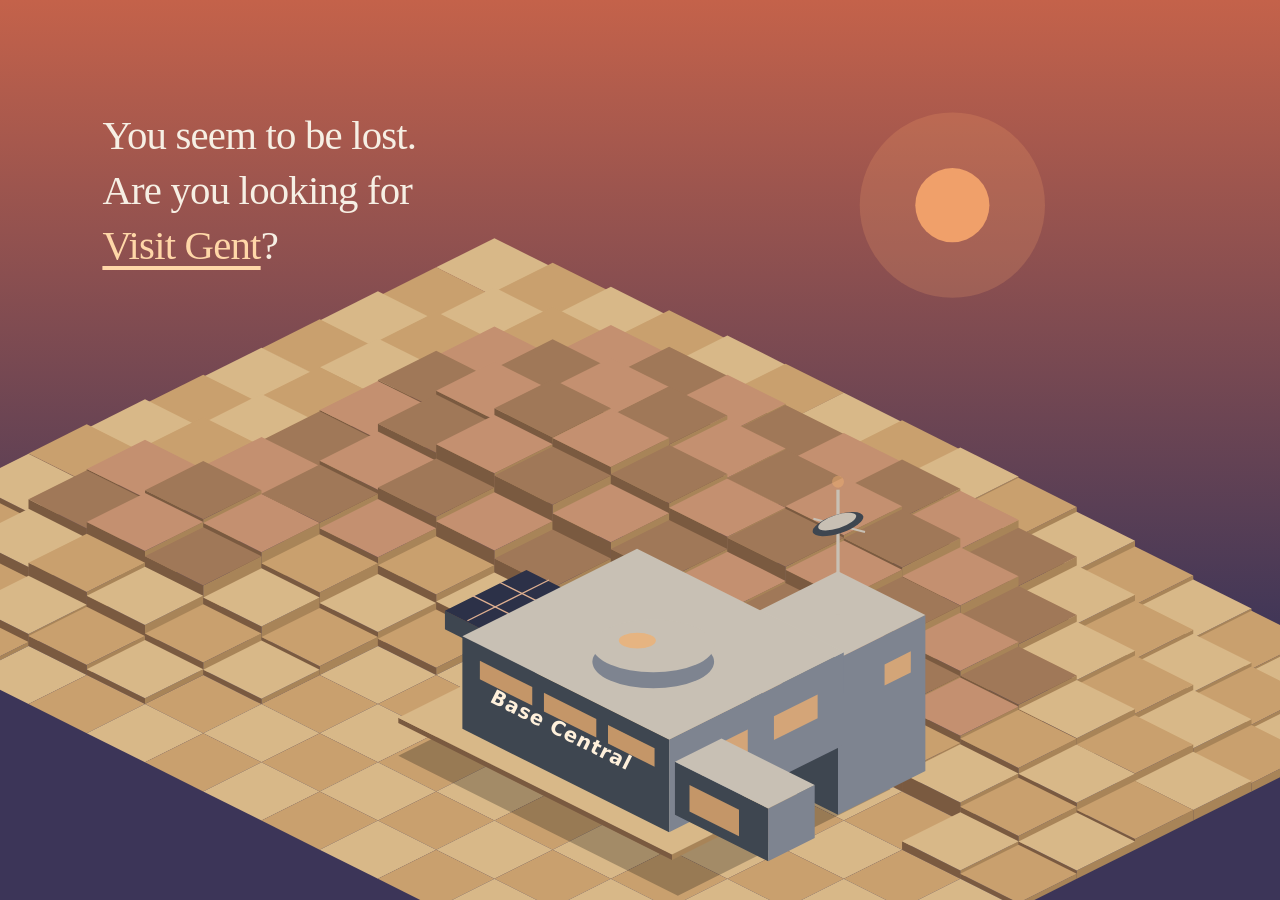
<file: index_base.html>
<!doctype html>
<html lang="en">
<head>
  <meta charset="utf-8">
  <meta name="viewport" content="width=device-width, initial-scale=1">
  <meta name="description" content="A quiet desert placeholder.">
  <meta name="referrer" content="no-referrer">
  <meta name="theme-color" content="#9eb8c4">
  <title>You seem to be lost</title>
  <link rel="icon" href="favicon.svg" type="image/svg+xml">
  <style>
    :root {
      --sky-top: #8eafbf;
      --sky-bottom: #f3ead6;
      --sun: #f6e3a4;
      --mesa: #c9b08a;
      --mesa-far: #d7c4a4;
      --dune: #e7d3a8;
      --dune-mid: #d8c094;
      --shade: #c4a67a;
      --sand: #f4e6c8;
      --metal: #8d9ea6;
      --metal-dark: #5c6c74;
      --metal-top: #d5e0e3;
      --glow: #e7eef0;
      --panel: #314852;
      --panel-line: #8eb0be;
      --mark: #f7f4ee;
      --ink: #24302c;
      --link: #1d4c52;
      color-scheme: light;
    }

    [data-sky="dawn"] {
      --sky-top: #e7a48c;
      --sky-bottom: #f6ddc4;
      --sun: #f3c48a;
      --mesa: #c49878;
      --mesa-far: #dbb498;
      --dune: #e4c49a;
      --dune-mid: #d2ae84;
      --shade: #b88862;
      --sand: #f0d8b4;
      --metal: #9a8e86;
      --metal-dark: #6e5e58;
      --metal-top: #ead8cc;
      --glow: #ffd2a8;
      --panel: #4a4038;
      --panel-line: #e2b48a;
      --mark: #fff6ee;
      --ink: #3a2a28;
      --link: #8a3e32;
    }

    [data-sky="dusk"] {
      --sky-top: #c4624a;
      --sky-bottom: #3c3558;
      --sun: #f0a06a;
      --mesa: #a07858;
      --mesa-far: #c49070;
      --dune: #c9a06e;
      --dune-mid: #a88458;
      --shade: #7a5a40;
      --sand: #d8b888;
      --metal: #7e8490;
      --metal-dark: #3e4650;
      --metal-top: #c8c0b4;
      --glow: #f0b070;
      --panel: #2c3148;
      --panel-line: #e0b090;
      --mark: #fff1dc;
      --ink: #f6efe4;
      --link: #ffd7a8;
    }

    [data-sky="night"] {
      --sky-top: #101826;
      --sky-bottom: #243044;
      --sun: #f4f0e4;
      --mesa: #3a342c;
      --mesa-far: #4a4036;
      --dune: #4e4538;
      --dune-mid: #3c342c;
      --shade: #2a241e;
      --sand: #5c5144;
      --metal: #4a565e;
      --metal-dark: #2a3238;
      --metal-top: #6a787e;
      --glow: #8fd9cc;
      --panel: #1c2830;
      --panel-line: #7ec8c4;
      --mark: #e7fff8;
      --ink: #f4ecdf;
      --link: #b7efe4;
      color-scheme: dark;
    }

    * { box-sizing: border-box; }

    html, body {
      margin: 0;
      height: 100%;
    }

    body {
      min-height: 100%;
      background: var(--sky-bottom);
      color: var(--ink);
      font-family: "Iowan Old Style", Palatino, "Palatino Linotype", Georgia, serif;
    }

    .scene {
      position: fixed;
      inset: 0;
      width: 100%;
      height: 100%;
      display: block;
    }

    .sky, .land, .stars, .sun, .moon, .glow {
      transition: fill 1.6s linear, opacity 1.6s linear, stroke 1.6s linear;
    }

    .stars, .moon { opacity: 0; }
    [data-sky="night"] .stars,
    [data-sky="night"] .moon { opacity: 1; }
    [data-sky="night"] .sun { opacity: 0; }


    .mark {
      fill: var(--mark);
      font-weight: 650;
    }
    .bramble {
      fill: none;
      stroke: #6e4e32;
      stroke-width: 1.7;
      stroke-linecap: round;
      stroke-linejoin: round;
    }

    [data-sky="dusk"] .bramble { stroke: #e4c4a0; }
    [data-sky="night"] .bramble { stroke: #e6d0ae; }

    .beacon { opacity: 0.45; }
    [data-sky="night"] .beacon,
    [data-sky="dusk"] .beacon { animation: blink 2.6s ease-in-out infinite; }

    @keyframes blink {
      0%, 100% { opacity: 0.25; }
      50% { opacity: 1; }
    }

    .glow { opacity: 0.35; }
    [data-sky="dawn"] .glow { opacity: 0.45; }
    [data-sky="dusk"] .glow { opacity: 0.75; }
    [data-sky="night"] .glow { opacity: 1; }

    .weed {
      opacity: 0;
      animation: cross 26s linear infinite;
    }

    .weed-late { animation-delay: -13s; }

    @keyframes cross {
      0% { transform: translate(300px, 270px) rotate(0deg) scale(1.35); opacity: 0; }
      8% { opacity: 1; }
      40% { transform: translate(680px, 400px) rotate(200deg) scale(1.35); opacity: 1; }
      48%, 100% { transform: translate(820px, 450px) rotate(260deg) scale(1.35); opacity: 0; }
    }

    .message {
      position: relative;
      z-index: 1;
      max-width: 34rem;
      margin: 0;
      padding: 12vh 8vw 0;
      font-size: clamp(1.7rem, 3.4vw, 2.55rem);
      font-weight: 500;
      line-height: 1.35;
      letter-spacing: -0.02em;
      text-wrap: pretty;
    }

    a {
      color: var(--link);
      text-underline-offset: 0.16em;
    }

    a:focus-visible {
      outline: 2px solid var(--link);
      outline-offset: 4px;
    }

    @media (max-width: 640px) {
      .message { padding-top: 8vh; }
    }

    @media (prefers-reduced-motion: reduce) {
      .sky, .land, .stars, .sun, .moon, .glow, .weed {
        transition: none;
      }
      .weed { animation: none; opacity: 0; }
      .beacon { animation: none; opacity: 0.8; }
      .weed-late { opacity: 1; transform: translate(520px, 340px) scale(1.35); }
    }
  </style>
</head>
<body>
  <svg class="scene" viewBox="0 0 1200 680" preserveAspectRatio="xMidYMax slice" aria-hidden="true">
    <defs>
      <linearGradient id="sky" x1="0" y1="0" x2="0" y2="1">
        <stop class="sky" offset="0" stop-color="var(--sky-top)"/>
        <stop class="sky" offset="0.72" stop-color="var(--sky-bottom)"/>
      </linearGradient>
    </defs>
    <rect width="1200" height="680" fill="url(#sky)"/>
    <g id="world" transform="translate(-110,-8)">
    <g class="stars" fill="var(--sand)">
      <circle cx="90" cy="70" r="1.2"/>
      <circle cx="160" cy="120" r="1"/>
      <circle cx="250" cy="48" r="1.4"/>
      <circle cx="340" cy="96" r="1"/>
      <circle cx="470" cy="40" r="1.2"/>
      <circle cx="560" cy="110" r="1"/>
      <circle cx="690" cy="54" r="1.5"/>
      <circle cx="810" cy="130" r="1"/>
      <circle cx="930" cy="46" r="1.2"/>
      <circle cx="1040" cy="100" r="1"/>
      <circle cx="1120" cy="60" r="1.3"/>
    </g>
    <g class="sun">
      <circle id="sun-halo" cx="0" cy="0" r="70" fill="var(--sun)" opacity="0.22"/>
      <circle id="sun" cx="0" cy="0" r="28" fill="var(--sun)"/>
    </g>
    <g class="moon">
      <circle cx="180" cy="110" r="18" fill="var(--sand)"/>
      <circle cx="188" cy="104" r="14" fill="var(--sky-top)"/>
    </g>

<polygon class="land" fill="var(--sand)" points="600,188 644,210 600,232 556,210"/>
<polygon class="land" fill="var(--dune)" points="556,210 600,232 556,254 512,232"/>
<polygon class="land" fill="var(--shade)" points="600,228.5 644,250.5 644,254 600,232"/>
<polygon class="land" fill="var(--dune-mid)" points="688,228.5 644,250.5 644,254 688,232"/>
<polygon class="land" fill="var(--dune)" points="644,206.5 688,228.5 644,250.5 600,228.5"/>
<polygon class="land" fill="var(--shade)" points="468,250.1 512,272.1 512,276 468,254"/>
<polygon class="land" fill="var(--dune-mid)" points="556,250.1 512,272.1 512,276 556,254"/>
<polygon class="land" fill="var(--sand)" points="512,228.1 556,250.1 512,272.1 468,250.1"/>
<polygon class="land" fill="var(--shade)" points="556,247.1 600,269.1 600,276 556,254"/>
<polygon class="land" fill="var(--dune-mid)" points="644,247.1 600,269.1 600,276 644,254"/>
<polygon class="land" fill="var(--sand)" points="600,225.1 644,247.1 600,269.1 556,247.1"/>
<polygon class="land" fill="var(--shade)" points="644,246.7 688,268.7 688,276 644,254"/>
<polygon class="land" fill="var(--dune-mid)" points="732,246.7 688,268.7 688,276 732,254"/>
<polygon class="land" fill="var(--sand)" points="688,224.7 732,246.7 688,268.7 644,246.7"/>
<polygon class="land" fill="var(--shade)" points="424,271.3 468,293.3 468,298 424,276"/>
<polygon class="land" fill="var(--dune-mid)" points="512,271.3 468,293.3 468,298 512,276"/>
<polygon class="land" fill="var(--dune)" points="468,249.3 512,271.3 468,293.3 424,271.3"/>
<polygon class="land" fill="var(--shade)" points="512,265.6 556,287.6 556,298 512,276"/>
<polygon class="land" fill="var(--dune-mid)" points="600,265.6 556,287.6 556,298 600,276"/>
<polygon class="land" fill="var(--dune)" points="556,243.6 600,265.6 556,287.6 512,265.6"/>
<polygon class="land" fill="var(--shade)" points="600,261.8 644,283.8 644,298 600,276"/>
<polygon class="land" fill="var(--dune-mid)" points="688,261.8 644,283.8 644,298 688,276"/>
<polygon class="land" fill="var(--dune)" points="644,239.8 688,261.8 644,283.8 600,261.8"/>
<polygon class="land" fill="var(--shade)" points="688,264.4 732,286.4 732,298 688,276"/>
<polygon class="land" fill="var(--dune-mid)" points="776,264.4 732,286.4 732,298 776,276"/>
<polygon class="land" fill="var(--dune)" points="732,242.4 776,264.4 732,286.4 688,264.4"/>
<polygon class="land" fill="var(--shade)" points="380,292.7 424,314.7 424,320 380,298"/>
<polygon class="land" fill="var(--dune-mid)" points="468,292.7 424,314.7 424,320 468,298"/>
<polygon class="land" fill="var(--sand)" points="424,270.7 468,292.7 424,314.7 380,292.7"/>
<polygon class="land" fill="var(--shade)" points="468,285.7 512,307.7 512,320 468,298"/>
<polygon class="land" fill="var(--dune-mid)" points="556,285.7 512,307.7 512,320 556,298"/>
<polygon class="land" fill="var(--sand)" points="512,263.7 556,285.7 512,307.7 468,285.7"/>
<polygon class="land" fill="var(--shade)" points="556,276.7 600,298.7 600,320 556,298"/>
<polygon class="land" fill="var(--dune-mid)" points="644,276.7 600,298.7 600,320 644,298"/>
<polygon class="land" fill="var(--mesa-far)" points="600,254.7 644,276.7 600,298.7 556,276.7"/>
<polygon class="land" fill="var(--shade)" points="644,275.5 688,297.5 688,320 644,298"/>
<polygon class="land" fill="var(--dune-mid)" points="732,275.5 688,297.5 688,320 732,298"/>
<polygon class="land" fill="var(--mesa-far)" points="688,253.5 732,275.5 688,297.5 644,275.5"/>
<polygon class="land" fill="var(--shade)" points="732,283.5 776,305.5 776,320 732,298"/>
<polygon class="land" fill="var(--dune-mid)" points="820,283.5 776,305.5 776,320 820,298"/>
<polygon class="land" fill="var(--sand)" points="776,261.5 820,283.5 776,305.5 732,283.5"/>
<polygon class="land" fill="var(--shade)" points="336,313.1 380,335.1 380,342 336,320"/>
<polygon class="land" fill="var(--dune-mid)" points="424,313.1 380,335.1 380,342 424,320"/>
<polygon class="land" fill="var(--dune)" points="380,291.1 424,313.1 380,335.1 336,313.1"/>
<polygon class="land" fill="var(--shade)" points="424,307.2 468,329.2 468,342 424,320"/>
<polygon class="land" fill="var(--dune-mid)" points="512,307.2 468,329.2 468,342 512,320"/>
<polygon class="land" fill="var(--dune)" points="468,285.2 512,307.2 468,329.2 424,307.2"/>
<polygon class="land" fill="var(--shade)" points="512,295.1 556,317.1 556,342 512,320"/>
<polygon class="land" fill="var(--dune-mid)" points="600,295.1 556,317.1 556,342 600,320"/>
<polygon class="land" fill="var(--mesa)" points="556,273.1 600,295.1 556,317.1 512,295.1"/>
<polygon class="land" fill="var(--shade)" points="600,286.4 644,308.4 644,342 600,320"/>
<polygon class="land" fill="var(--dune-mid)" points="688,286.4 644,308.4 644,342 688,320"/>
<polygon class="land" fill="var(--mesa)" points="644,264.4 688,286.4 644,308.4 600,286.4"/>
<polygon class="land" fill="var(--shade)" points="688,291.9 732,313.9 732,342 688,320"/>
<polygon class="land" fill="var(--dune-mid)" points="776,291.9 732,313.9 732,342 776,320"/>
<polygon class="land" fill="var(--mesa)" points="732,269.9 776,291.9 732,313.9 688,291.9"/>
<polygon class="land" fill="var(--shade)" points="776,304.8 820,326.8 820,342 776,320"/>
<polygon class="land" fill="var(--dune-mid)" points="864,304.8 820,326.8 820,342 864,320"/>
<polygon class="land" fill="var(--dune)" points="820,282.8 864,304.8 820,326.8 776,304.8"/>
<polygon class="land" fill="var(--shade)" points="292,331.7 336,353.7 336,364 292,342"/>
<polygon class="land" fill="var(--dune-mid)" points="380,331.7 336,353.7 336,364 380,342"/>
<polygon class="land" fill="var(--sand)" points="336,309.7 380,331.7 336,353.7 292,331.7"/>
<polygon class="land" fill="var(--shade)" points="380,327.6 424,349.6 424,364 380,342"/>
<polygon class="land" fill="var(--dune-mid)" points="468,327.6 424,349.6 424,364 468,342"/>
<polygon class="land" fill="var(--sand)" points="424,305.6 468,327.6 424,349.6 380,327.6"/>
<polygon class="land" fill="var(--shade)" points="468,317.8 512,339.8 512,364 468,342"/>
<polygon class="land" fill="var(--dune-mid)" points="556,317.8 512,339.8 512,364 556,342"/>
<polygon class="land" fill="var(--mesa-far)" points="512,295.8 556,317.8 512,339.8 468,317.8"/>
<polygon class="land" fill="var(--shade)" points="556,303.2 600,325.2 600,364 556,342"/>
<polygon class="land" fill="var(--dune-mid)" points="644,303.2 600,325.2 600,364 644,342"/>
<polygon class="land" fill="var(--mesa-far)" points="600,281.2 644,303.2 600,325.2 556,303.2"/>
<polygon class="land" fill="var(--shade)" points="644,300.4 688,322.4 688,364 644,342"/>
<polygon class="land" fill="var(--dune-mid)" points="732,300.4 688,322.4 688,364 732,342"/>
<polygon class="land" fill="var(--mesa-far)" points="688,278.4 732,300.4 688,322.4 644,300.4"/>
<polygon class="land" fill="var(--shade)" points="732,313.1 776,335.1 776,364 732,342"/>
<polygon class="land" fill="var(--dune-mid)" points="820,313.1 776,335.1 776,364 820,342"/>
<polygon class="land" fill="var(--mesa-far)" points="776,291.1 820,313.1 776,335.1 732,313.1"/>
<polygon class="land" fill="var(--shade)" points="820,326.8 864,348.8 864,364 820,342"/>
<polygon class="land" fill="var(--dune-mid)" points="908,326.8 864,348.8 864,364 908,342"/>
<polygon class="land" fill="var(--sand)" points="864,304.8 908,326.8 864,348.8 820,326.8"/>
<polygon class="land" fill="var(--shade)" points="248,350.6 292,372.6 292,386 248,364"/>
<polygon class="land" fill="var(--dune-mid)" points="336,350.6 292,372.6 292,386 336,364"/>
<polygon class="land" fill="var(--dune)" points="292,328.6 336,350.6 292,372.6 248,350.6"/>
<polygon class="land" fill="var(--shade)" points="336,345 380,367 380,386 336,364"/>
<polygon class="land" fill="var(--dune-mid)" points="424,345 380,367 380,386 424,364"/>
<polygon class="land" fill="var(--dune)" points="380,323 424,345 380,367 336,345"/>
<polygon class="land" fill="var(--shade)" points="424,340.8 468,362.8 468,386 424,364"/>
<polygon class="land" fill="var(--dune-mid)" points="512,340.8 468,362.8 468,386 512,364"/>
<polygon class="land" fill="var(--mesa)" points="468,318.8 512,340.8 468,362.8 424,340.8"/>
<polygon class="land" fill="var(--shade)" points="512,328.1 556,350.1 556,386 512,364"/>
<polygon class="land" fill="var(--dune-mid)" points="600,328.1 556,350.1 556,386 600,364"/>
<polygon class="land" fill="var(--mesa)" points="556,306.1 600,328.1 556,350.1 512,328.1"/>
<polygon class="land" fill="var(--shade)" points="600,316.5 644,338.5 644,386 600,364"/>
<polygon class="land" fill="var(--dune-mid)" points="688,316.5 644,338.5 644,386 688,364"/>
<polygon class="land" fill="var(--mesa)" points="644,294.5 688,316.5 644,338.5 600,316.5"/>
<polygon class="land" fill="var(--shade)" points="688,321.9 732,343.9 732,386 688,364"/>
<polygon class="land" fill="var(--dune-mid)" points="776,321.9 732,343.9 732,386 776,364"/>
<polygon class="land" fill="var(--mesa)" points="732,299.9 776,321.9 732,343.9 688,321.9"/>
<polygon class="land" fill="var(--shade)" points="776,336 820,358 820,386 776,364"/>
<polygon class="land" fill="var(--dune-mid)" points="864,336 820,358 820,386 864,364"/>
<polygon class="land" fill="var(--mesa)" points="820,314 864,336 820,358 776,336"/>
<polygon class="land" fill="var(--shade)" points="864,347.6 908,369.6 908,386 864,364"/>
<polygon class="land" fill="var(--dune-mid)" points="952,347.6 908,369.6 908,386 952,364"/>
<polygon class="land" fill="var(--dune)" points="908,325.6 952,347.6 908,369.6 864,347.6"/>
<polygon class="land" fill="var(--shade)" points="204,372.9 248,394.9 248,408 204,386"/>
<polygon class="land" fill="var(--dune-mid)" points="292,372.9 248,394.9 248,408 292,386"/>
<polygon class="land" fill="var(--sand)" points="248,350.9 292,372.9 248,394.9 204,372.9"/>
<polygon class="land" fill="var(--shade)" points="292,362.3 336,384.3 336,408 292,386"/>
<polygon class="land" fill="var(--dune-mid)" points="380,362.3 336,384.3 336,408 380,386"/>
<polygon class="land" fill="var(--mesa-far)" points="336,340.3 380,362.3 336,384.3 292,362.3"/>
<polygon class="land" fill="var(--shade)" points="380,360.1 424,382.1 424,408 380,386"/>
<polygon class="land" fill="var(--dune-mid)" points="468,360.1 424,382.1 424,408 468,386"/>
<polygon class="land" fill="var(--mesa-far)" points="424,338.1 468,360.1 424,382.1 380,360.1"/>
<polygon class="land" fill="var(--shade)" points="468,356.1 512,378.1 512,408 468,386"/>
<polygon class="land" fill="var(--dune-mid)" points="556,356.1 512,378.1 512,408 556,386"/>
<polygon class="land" fill="var(--mesa-far)" points="512,334.1 556,356.1 512,378.1 468,356.1"/>
<polygon class="land" fill="var(--shade)" points="556,343.6 600,365.6 600,408 556,386"/>
<polygon class="land" fill="var(--dune-mid)" points="644,343.6 600,365.6 600,408 644,386"/>
<polygon class="land" fill="var(--mesa-far)" points="600,321.6 644,343.6 600,365.6 556,343.6"/>
<polygon class="land" fill="var(--shade)" points="644,338.9 688,360.9 688,408 644,386"/>
<polygon class="land" fill="var(--dune-mid)" points="732,338.9 688,360.9 688,408 732,386"/>
<polygon class="land" fill="var(--mesa-far)" points="688,316.9 732,338.9 688,360.9 644,338.9"/>
<polygon class="land" fill="var(--shade)" points="732,346.9 776,368.9 776,408 732,386"/>
<polygon class="land" fill="var(--dune-mid)" points="820,346.9 776,368.9 776,408 820,386"/>
<polygon class="land" fill="var(--mesa-far)" points="776,324.9 820,346.9 776,368.9 732,346.9"/>
<polygon class="land" fill="var(--shade)" points="820,357.1 864,379.1 864,408 820,386"/>
<polygon class="land" fill="var(--dune-mid)" points="908,357.1 864,379.1 864,408 908,386"/>
<polygon class="land" fill="var(--mesa-far)" points="864,335.1 908,357.1 864,379.1 820,357.1"/>
<polygon class="land" fill="var(--shade)" points="908,368.1 952,390.1 952,408 908,386"/>
<polygon class="land" fill="var(--dune-mid)" points="996,368.1 952,390.1 952,408 996,386"/>
<polygon class="land" fill="var(--sand)" points="952,346.1 996,368.1 952,390.1 908,368.1"/>
<polygon class="land" fill="var(--shade)" points="160,399 204,421 204,430 160,408"/>
<polygon class="land" fill="var(--dune-mid)" points="248,399 204,421 204,430 248,408"/>
<polygon class="land" fill="var(--dune)" points="204,377 248,399 204,421 160,399"/>
<polygon class="land" fill="var(--shade)" points="248,385.3 292,407.3 292,430 248,408"/>
<polygon class="land" fill="var(--dune-mid)" points="336,385.3 292,407.3 292,430 336,408"/>
<polygon class="land" fill="var(--mesa)" points="292,363.3 336,385.3 292,407.3 248,385.3"/>
<polygon class="land" fill="var(--shade)" points="336,378.4 380,400.4 380,430 336,408"/>
<polygon class="land" fill="var(--dune-mid)" points="424,378.4 380,400.4 380,430 424,408"/>
<polygon class="land" fill="var(--mesa)" points="380,356.4 424,378.4 380,400.4 336,378.4"/>
<polygon class="land" fill="var(--shade)" points="424,381 468,403 468,430 424,408"/>
<polygon class="land" fill="var(--dune-mid)" points="512,381 468,403 468,430 512,408"/>
<polygon class="land" fill="var(--mesa)" points="468,359 512,381 468,403 424,381"/>
<polygon class="land" fill="var(--shade)" points="512,376.4 556,398.4 556,430 512,408"/>
<polygon class="land" fill="var(--dune-mid)" points="600,376.4 556,398.4 556,430 600,408"/>
<polygon class="land" fill="var(--mesa)" points="556,354.4 600,376.4 556,398.4 512,376.4"/>
<polygon class="land" fill="var(--shade)" points="600,367.3 644,389.3 644,430 600,408"/>
<polygon class="land" fill="var(--dune-mid)" points="688,367.3 644,389.3 644,430 688,408"/>
<polygon class="land" fill="var(--mesa)" points="644,345.3 688,367.3 644,389.3 600,367.3"/>
<polygon class="land" fill="var(--shade)" points="688,366.2 732,388.2 732,430 688,408"/>
<polygon class="land" fill="var(--dune-mid)" points="776,366.2 732,388.2 732,430 776,408"/>
<polygon class="land" fill="var(--mesa)" points="732,344.2 776,366.2 732,388.2 688,366.2"/>
<polygon class="land" fill="var(--shade)" points="776,369.6 820,391.6 820,430 776,408"/>
<polygon class="land" fill="var(--dune-mid)" points="864,369.6 820,391.6 820,430 864,408"/>
<polygon class="land" fill="var(--mesa)" points="820,347.6 864,369.6 820,391.6 776,369.6"/>
<polygon class="land" fill="var(--shade)" points="864,377.2 908,399.2 908,430 864,408"/>
<polygon class="land" fill="var(--dune-mid)" points="952,377.2 908,399.2 908,430 952,408"/>
<polygon class="land" fill="var(--mesa)" points="908,355.2 952,377.2 908,399.2 864,377.2"/>
<polygon class="land" fill="var(--shade)" points="952,391 996,413 996,430 952,408"/>
<polygon class="land" fill="var(--dune-mid)" points="1040,391 996,413 996,430 1040,408"/>
<polygon class="land" fill="var(--dune)" points="996,369 1040,391 996,413 952,391"/>
<polygon class="land" fill="var(--shade)" points="116,425.7 160,447.7 160,452 116,430"/>
<polygon class="land" fill="var(--dune-mid)" points="204,425.7 160,447.7 160,452 204,430"/>
<polygon class="land" fill="var(--sand)" points="160,403.7 204,425.7 160,447.7 116,425.7"/>
<polygon class="land" fill="var(--shade)" points="204,414.4 248,436.4 248,452 204,430"/>
<polygon class="land" fill="var(--dune-mid)" points="292,414.4 248,436.4 248,452 292,430"/>
<polygon class="land" fill="var(--sand)" points="248,392.4 292,414.4 248,436.4 204,414.4"/>
<polygon class="land" fill="var(--shade)" points="292,402.4 336,424.4 336,452 292,430"/>
<polygon class="land" fill="var(--dune-mid)" points="380,402.4 336,424.4 336,452 380,430"/>
<polygon class="land" fill="var(--mesa-far)" points="336,380.4 380,402.4 336,424.4 292,402.4"/>
<polygon class="land" fill="var(--shade)" points="380,403.2 424,425.2 424,452 380,430"/>
<polygon class="land" fill="var(--dune-mid)" points="468,403.2 424,425.2 424,452 468,430"/>
<polygon class="land" fill="var(--mesa-far)" points="424,381.2 468,403.2 424,425.2 380,403.2"/>
<polygon class="land" fill="var(--shade)" points="468,407.1 512,429.1 512,452 468,430"/>
<polygon class="land" fill="var(--dune-mid)" points="556,407.1 512,429.1 512,452 556,430"/>
<polygon class="land" fill="var(--mesa-far)" points="512,385.1 556,407.1 512,429.1 468,407.1"/>
<polygon class="land" fill="var(--shade)" points="556,401.9 600,423.9 600,452 556,430"/>
<polygon class="land" fill="var(--dune-mid)" points="644,401.9 600,423.9 600,452 644,430"/>
<polygon class="land" fill="var(--mesa-far)" points="600,379.9 644,401.9 600,423.9 556,401.9"/>
<polygon class="land" fill="var(--shade)" points="644,395.7 688,417.7 688,452 644,430"/>
<polygon class="land" fill="var(--dune-mid)" points="732,395.7 688,417.7 688,452 732,430"/>
<polygon class="land" fill="var(--mesa-far)" points="688,373.7 732,395.7 688,417.7 644,395.7"/>
<polygon class="land" fill="var(--shade)" points="732,391.6 776,413.6 776,452 732,430"/>
<polygon class="land" fill="var(--dune-mid)" points="820,391.6 776,413.6 776,452 820,430"/>
<polygon class="land" fill="var(--mesa-far)" points="776,369.6 820,391.6 776,413.6 732,391.6"/>
<polygon class="land" fill="var(--shade)" points="820,390.5 864,412.5 864,452 820,430"/>
<polygon class="land" fill="var(--dune-mid)" points="908,390.5 864,412.5 864,452 908,430"/>
<polygon class="land" fill="var(--mesa-far)" points="864,368.5 908,390.5 864,412.5 820,390.5"/>
<polygon class="land" fill="var(--shade)" points="908,400.8 952,422.8 952,452 908,430"/>
<polygon class="land" fill="var(--dune-mid)" points="996,400.8 952,422.8 952,452 996,430"/>
<polygon class="land" fill="var(--mesa-far)" points="952,378.8 996,400.8 952,422.8 908,400.8"/>
<polygon class="land" fill="var(--shade)" points="996,416.6 1040,438.6 1040,452 996,430"/>
<polygon class="land" fill="var(--dune-mid)" points="1084,416.6 1040,438.6 1040,452 1084,430"/>
<polygon class="land" fill="var(--sand)" points="1040,394.6 1084,416.6 1040,438.6 996,416.6"/>
<polygon class="land" fill="var(--dune)" points="116,430 160,452 116,474 72,452"/>
<polygon class="land" fill="var(--shade)" points="160,444.5 204,466.5 204,474 160,452"/>
<polygon class="land" fill="var(--dune-mid)" points="248,444.5 204,466.5 204,474 248,452"/>
<polygon class="land" fill="var(--dune)" points="204,422.5 248,444.5 204,466.5 160,444.5"/>
<polygon class="land" fill="var(--shade)" points="248,433.2 292,455.2 292,474 248,452"/>
<polygon class="land" fill="var(--dune-mid)" points="336,433.2 292,455.2 292,474 336,452"/>
<polygon class="land" fill="var(--dune)" points="292,411.2 336,433.2 292,455.2 248,433.2"/>
<polygon class="land" fill="var(--shade)" points="336,428.3 380,450.3 380,474 336,452"/>
<polygon class="land" fill="var(--dune-mid)" points="424,428.3 380,450.3 380,474 424,452"/>
<polygon class="land" fill="var(--mesa)" points="380,406.3 424,428.3 380,450.3 336,428.3"/>
<polygon class="land" fill="var(--shade)" points="424,433.6 468,455.6 468,474 424,452"/>
<polygon class="land" fill="var(--dune-mid)" points="512,433.6 468,455.6 468,474 512,452"/>
<polygon class="land" fill="var(--dune)" points="468,411.6 512,433.6 468,455.6 424,433.6"/>
<polygon class="land" fill="var(--shade)" points="512,435.1 556,457.1 556,474 512,452"/>
<polygon class="land" fill="var(--dune-mid)" points="600,435.1 556,457.1 556,474 600,452"/>
<polygon class="land" fill="var(--dune)" points="556,413.1 600,435.1 556,457.1 512,435.1"/>
<polygon class="land" fill="var(--shade)" points="600,430 644,452 644,474 600,452"/>
<polygon class="land" fill="var(--dune-mid)" points="688,430 644,452 644,474 688,452"/>
<polygon class="land" fill="var(--mesa)" points="644,408 688,430 644,452 600,430"/>
<polygon class="land" fill="var(--shade)" points="688,422.8 732,444.8 732,474 688,452"/>
<polygon class="land" fill="var(--dune-mid)" points="776,422.8 732,444.8 732,474 776,452"/>
<polygon class="land" fill="var(--mesa)" points="732,400.8 776,422.8 732,444.8 688,422.8"/>
<polygon class="land" fill="var(--shade)" points="776,414.3 820,436.3 820,474 776,452"/>
<polygon class="land" fill="var(--dune-mid)" points="864,414.3 820,436.3 820,474 864,452"/>
<polygon class="land" fill="var(--mesa)" points="820,392.3 864,414.3 820,436.3 776,414.3"/>
<polygon class="land" fill="var(--shade)" points="864,414.7 908,436.7 908,474 864,452"/>
<polygon class="land" fill="var(--dune-mid)" points="952,414.7 908,436.7 908,474 952,452"/>
<polygon class="land" fill="var(--mesa)" points="908,392.7 952,414.7 908,436.7 864,414.7"/>
<polygon class="land" fill="var(--shade)" points="952,428.7 996,450.7 996,474 952,452"/>
<polygon class="land" fill="var(--dune-mid)" points="1040,428.7 996,450.7 996,474 1040,452"/>
<polygon class="land" fill="var(--mesa)" points="996,406.7 1040,428.7 996,450.7 952,428.7"/>
<polygon class="land" fill="var(--shade)" points="1040,442.9 1084,464.9 1084,474 1040,452"/>
<polygon class="land" fill="var(--dune-mid)" points="1128,442.9 1084,464.9 1084,474 1128,452"/>
<polygon class="land" fill="var(--dune)" points="1084,420.9 1128,442.9 1084,464.9 1040,442.9"/>
<polygon class="land" fill="var(--sand)" points="160,452 204,474 160,496 116,474"/>
<polygon class="land" fill="var(--shade)" points="204,465 248,487 248,496 204,474"/>
<polygon class="land" fill="var(--dune-mid)" points="292,465 248,487 248,496 292,474"/>
<polygon class="land" fill="var(--sand)" points="248,443 292,465 248,487 204,465"/>
<polygon class="land" fill="var(--shade)" points="292,458.2 336,480.2 336,496 292,474"/>
<polygon class="land" fill="var(--dune-mid)" points="380,458.2 336,480.2 336,496 380,474"/>
<polygon class="land" fill="var(--sand)" points="336,436.2 380,458.2 336,480.2 292,458.2"/>
<polygon class="land" fill="var(--shade)" points="380,459.4 424,481.4 424,496 380,474"/>
<polygon class="land" fill="var(--dune-mid)" points="468,459.4 424,481.4 424,496 468,474"/>
<polygon class="land" fill="var(--sand)" points="424,437.4 468,459.4 424,481.4 380,459.4"/>
<polygon class="land" fill="var(--shade)" points="468,463.6 512,485.6 512,496 468,474"/>
<polygon class="land" fill="var(--dune-mid)" points="556,463.6 512,485.6 512,496 556,474"/>
<polygon class="land" fill="var(--sand)" points="512,441.6 556,463.6 512,485.6 468,463.6"/>
<polygon class="land" fill="var(--shade)" points="556,462.5 600,484.5 600,496 556,474"/>
<polygon class="land" fill="var(--dune-mid)" points="644,462.5 600,484.5 600,496 644,474"/>
<polygon class="land" fill="var(--sand)" points="600,440.5 644,462.5 600,484.5 556,462.5"/>
<polygon class="land" fill="var(--shade)" points="644,456.9 688,478.9 688,496 644,474"/>
<polygon class="land" fill="var(--dune-mid)" points="732,456.9 688,478.9 688,496 732,474"/>
<polygon class="land" fill="var(--sand)" points="688,434.9 732,456.9 688,478.9 644,456.9"/>
<polygon class="land" fill="var(--shade)" points="732,446.9 776,468.9 776,496 732,474"/>
<polygon class="land" fill="var(--dune-mid)" points="820,446.9 776,468.9 776,496 820,474"/>
<polygon class="land" fill="var(--mesa-far)" points="776,424.9 820,446.9 776,468.9 732,446.9"/>
<polygon class="land" fill="var(--shade)" points="820,438.4 864,460.4 864,496 820,474"/>
<polygon class="land" fill="var(--dune-mid)" points="908,438.4 864,460.4 864,496 908,474"/>
<polygon class="land" fill="var(--mesa-far)" points="864,416.4 908,438.4 864,460.4 820,438.4"/>
<polygon class="land" fill="var(--shade)" points="908,443.4 952,465.4 952,496 908,474"/>
<polygon class="land" fill="var(--dune-mid)" points="996,443.4 952,465.4 952,496 996,474"/>
<polygon class="land" fill="var(--mesa-far)" points="952,421.4 996,443.4 952,465.4 908,443.4"/>
<polygon class="land" fill="var(--shade)" points="996,457.3 1040,479.3 1040,496 996,474"/>
<polygon class="land" fill="var(--dune-mid)" points="1084,457.3 1040,479.3 1040,496 1084,474"/>
<polygon class="land" fill="var(--sand)" points="1040,435.3 1084,457.3 1040,479.3 996,457.3"/>
<polygon class="land" fill="var(--shade)" points="1084,467.8 1128,489.8 1128,496 1084,474"/>
<polygon class="land" fill="var(--dune-mid)" points="1172,467.8 1128,489.8 1128,496 1172,474"/>
<polygon class="land" fill="var(--sand)" points="1128,445.8 1172,467.8 1128,489.8 1084,467.8"/>
<polygon class="land" fill="var(--shade)" points="160,493 204,515 204,518 160,496"/>
<polygon class="land" fill="var(--dune-mid)" points="248,493 204,515 204,518 248,496"/>
<polygon class="land" fill="var(--dune)" points="204,471 248,493 204,515 160,493"/>
<polygon class="land" fill="var(--shade)" points="248,488.5 292,510.5 292,518 248,496"/>
<polygon class="land" fill="var(--dune-mid)" points="336,488.5 292,510.5 292,518 336,496"/>
<polygon class="land" fill="var(--dune)" points="292,466.5 336,488.5 292,510.5 248,488.5"/>
<polygon class="land" fill="var(--shade)" points="336,486.6 380,508.6 380,518 336,496"/>
<polygon class="land" fill="var(--dune-mid)" points="424,486.6 380,508.6 380,518 424,496"/>
<polygon class="land" fill="var(--dune)" points="380,464.6 424,486.6 380,508.6 336,486.6"/>
<polygon class="land" fill="var(--shade)" points="424,489.3 468,511.3 468,518 424,496"/>
<polygon class="land" fill="var(--dune-mid)" points="512,489.3 468,511.3 468,518 512,496"/>
<polygon class="land" fill="var(--dune)" points="468,467.3 512,489.3 468,511.3 424,489.3"/>
<polygon class="land" fill="var(--shade)" points="512,490.6 556,512.6 556,518 512,496"/>
<polygon class="land" fill="var(--dune-mid)" points="600,490.6 556,512.6 556,518 600,496"/>
<polygon class="land" fill="var(--dune)" points="556,468.6 600,490.6 556,512.6 512,490.6"/>
<polygon class="land" fill="var(--shade)" points="600,488.1 644,510.1 644,518 600,496"/>
<polygon class="land" fill="var(--dune-mid)" points="688,488.1 644,510.1 644,518 688,496"/>
<polygon class="land" fill="var(--dune)" points="644,466.1 688,488.1 644,510.1 600,488.1"/>
<polygon class="land" fill="var(--shade)" points="688,481.2 732,503.2 732,518 688,496"/>
<polygon class="land" fill="var(--dune-mid)" points="776,481.2 732,503.2 732,518 776,496"/>
<polygon class="land" fill="var(--dune)" points="732,459.2 776,481.2 732,503.2 688,481.2"/>
<polygon class="land" fill="var(--shade)" points="776,470.5 820,492.5 820,518 776,496"/>
<polygon class="land" fill="var(--dune-mid)" points="864,470.5 820,492.5 820,518 864,496"/>
<polygon class="land" fill="var(--mesa)" points="820,448.5 864,470.5 820,492.5 776,470.5"/>
<polygon class="land" fill="var(--shade)" points="864,465.7 908,487.7 908,518 864,496"/>
<polygon class="land" fill="var(--dune-mid)" points="952,465.7 908,487.7 908,518 952,496"/>
<polygon class="land" fill="var(--mesa)" points="908,443.7 952,465.7 908,487.7 864,465.7"/>
<polygon class="land" fill="var(--shade)" points="952,472.7 996,494.7 996,518 952,496"/>
<polygon class="land" fill="var(--dune-mid)" points="1040,472.7 996,494.7 996,518 1040,496"/>
<polygon class="land" fill="var(--mesa)" points="996,450.7 1040,472.7 996,494.7 952,472.7"/>
<polygon class="land" fill="var(--shade)" points="1040,483.9 1084,505.9 1084,518 1040,496"/>
<polygon class="land" fill="var(--dune-mid)" points="1128,483.9 1084,505.9 1084,518 1128,496"/>
<polygon class="land" fill="var(--dune)" points="1084,461.9 1128,483.9 1084,505.9 1040,483.9"/>
<polygon class="land" fill="var(--shade)" points="1128,491.5 1172,513.5 1172,518 1128,496"/>
<polygon class="land" fill="var(--dune-mid)" points="1216,491.5 1172,513.5 1172,518 1216,496"/>
<polygon class="land" fill="var(--dune)" points="1172,469.5 1216,491.5 1172,513.5 1128,491.5"/>
<polygon class="land" fill="var(--sand)" points="248,496 292,518 248,540 204,518"/>
<polygon class="land" fill="var(--shade)" points="292,513.6 336,535.6 336,540 292,518"/>
<polygon class="land" fill="var(--dune-mid)" points="380,513.6 336,535.6 336,540 380,518"/>
<polygon class="land" fill="var(--sand)" points="336,491.6 380,513.6 336,535.6 292,513.6"/>
<polygon class="land" fill="var(--shade)" points="380,514 424,536 424,540 380,518"/>
<polygon class="land" fill="var(--dune-mid)" points="468,514 424,536 424,540 468,518"/>
<polygon class="land" fill="var(--sand)" points="424,492 468,514 424,536 380,514"/>
<polygon class="land" fill="var(--sand)" points="512,496 556,518 512,540 468,518"/>
<polygon class="land" fill="var(--sand)" points="600,496 644,518 600,540 556,518"/>
<polygon class="land" fill="var(--shade)" points="644,511.7 688,533.7 688,540 644,518"/>
<polygon class="land" fill="var(--dune-mid)" points="732,511.7 688,533.7 688,540 732,518"/>
<polygon class="land" fill="var(--sand)" points="688,489.7 732,511.7 688,533.7 644,511.7"/>
<polygon class="land" fill="var(--shade)" points="732,504 776,526 776,540 732,518"/>
<polygon class="land" fill="var(--dune-mid)" points="820,504 776,526 776,540 820,518"/>
<polygon class="land" fill="var(--sand)" points="776,482 820,504 776,526 732,504"/>
<polygon class="land" fill="var(--shade)" points="820,494.9 864,516.9 864,540 820,518"/>
<polygon class="land" fill="var(--dune-mid)" points="908,494.9 864,516.9 864,540 908,518"/>
<polygon class="land" fill="var(--mesa-far)" points="864,472.9 908,494.9 864,516.9 820,494.9"/>
<polygon class="land" fill="var(--shade)" points="908,493 952,515 952,540 908,518"/>
<polygon class="land" fill="var(--dune-mid)" points="996,493 952,515 952,540 996,518"/>
<polygon class="land" fill="var(--mesa-far)" points="952,471 996,493 952,515 908,493"/>
<polygon class="land" fill="var(--shade)" points="996,499.7 1040,521.7 1040,540 996,518"/>
<polygon class="land" fill="var(--dune-mid)" points="1084,499.7 1040,521.7 1040,540 1084,518"/>
<polygon class="land" fill="var(--sand)" points="1040,477.7 1084,499.7 1040,521.7 996,499.7"/>
<polygon class="land" fill="var(--shade)" points="1084,508.8 1128,530.8 1128,540 1084,518"/>
<polygon class="land" fill="var(--dune-mid)" points="1172,508.8 1128,530.8 1128,540 1172,518"/>
<polygon class="land" fill="var(--sand)" points="1128,486.8 1172,508.8 1128,530.8 1084,508.8"/>
<polygon class="land" fill="var(--shade)" points="1172,514.9 1216,536.9 1216,540 1172,518"/>
<polygon class="land" fill="var(--dune-mid)" points="1260,514.9 1216,536.9 1216,540 1260,518"/>
<polygon class="land" fill="var(--sand)" points="1216,492.9 1260,514.9 1216,536.9 1172,514.9"/>
<polygon class="land" fill="var(--dune)" points="292,518 336,540 292,562 248,540"/>
<polygon class="land" fill="var(--dune)" points="380,518 424,540 380,562 336,540"/>
<polygon class="land" fill="var(--dune)" points="468,518 512,540 468,562 424,540"/>
<polygon class="land" fill="var(--dune)" points="556,518 600,540 556,562 512,540"/>
<polygon class="land" fill="var(--dune)" points="644,518 688,540 644,562 600,540"/>
<polygon class="land" fill="var(--shade)" points="688,534 732,556 732,562 688,540"/>
<polygon class="land" fill="var(--dune-mid)" points="776,534 732,556 732,562 776,540"/>
<polygon class="land" fill="var(--dune)" points="732,512 776,534 732,556 688,534"/>
<polygon class="land" fill="var(--shade)" points="776,526.3 820,548.3 820,562 776,540"/>
<polygon class="land" fill="var(--dune-mid)" points="864,526.3 820,548.3 820,562 864,540"/>
<polygon class="land" fill="var(--dune)" points="820,504.3 864,526.3 820,548.3 776,526.3"/>
<polygon class="land" fill="var(--shade)" points="864,518.9 908,540.9 908,562 864,540"/>
<polygon class="land" fill="var(--dune-mid)" points="952,518.9 908,540.9 908,562 952,540"/>
<polygon class="land" fill="var(--mesa)" points="908,496.9 952,518.9 908,540.9 864,518.9"/>
<polygon class="land" fill="var(--shade)" points="952,518.4 996,540.4 996,562 952,540"/>
<polygon class="land" fill="var(--dune-mid)" points="1040,518.4 996,540.4 996,562 1040,540"/>
<polygon class="land" fill="var(--mesa)" points="996,496.4 1040,518.4 996,540.4 952,518.4"/>
<polygon class="land" fill="var(--shade)" points="1040,525.3 1084,547.3 1084,562 1040,540"/>
<polygon class="land" fill="var(--dune-mid)" points="1128,525.3 1084,547.3 1084,562 1128,540"/>
<polygon class="land" fill="var(--dune)" points="1084,503.3 1128,525.3 1084,547.3 1040,525.3"/>
<polygon class="land" fill="var(--shade)" points="1128,533.5 1172,555.5 1172,562 1128,540"/>
<polygon class="land" fill="var(--dune-mid)" points="1216,533.5 1172,555.5 1172,562 1216,540"/>
<polygon class="land" fill="var(--dune)" points="1172,511.5 1216,533.5 1172,555.5 1128,533.5"/>
<polygon class="land" fill="var(--dune)" points="1260,518 1304,540 1260,562 1216,540"/>
<polygon class="land" fill="var(--sand)" points="336,540 380,562 336,584 292,562"/>
<polygon class="land" fill="var(--sand)" points="424,540 468,562 424,584 380,562"/>
<polygon class="land" fill="var(--sand)" points="512,540 556,562 512,584 468,562"/>
<polygon class="land" fill="var(--sand)" points="600,540 644,562 600,584 556,562"/>
<polygon class="land" fill="var(--sand)" points="688,540 732,562 688,584 644,562"/>
<polygon class="land" fill="var(--sand)" points="776,540 820,562 776,584 732,562"/>
<polygon class="land" fill="var(--shade)" points="820,547.8 864,569.8 864,584 820,562"/>
<polygon class="land" fill="var(--dune-mid)" points="908,547.8 864,569.8 864,584 908,562"/>
<polygon class="land" fill="var(--sand)" points="864,525.8 908,547.8 864,569.8 820,547.8"/>
<polygon class="land" fill="var(--shade)" points="908,541.9 952,563.9 952,584 908,562"/>
<polygon class="land" fill="var(--dune-mid)" points="996,541.9 952,563.9 952,584 996,562"/>
<polygon class="land" fill="var(--mesa-far)" points="952,519.9 996,541.9 952,563.9 908,541.9"/>
<polygon class="land" fill="var(--shade)" points="996,543.7 1040,565.7 1040,584 996,562"/>
<polygon class="land" fill="var(--dune-mid)" points="1084,543.7 1040,565.7 1040,584 1084,562"/>
<polygon class="land" fill="var(--sand)" points="1040,521.7 1084,543.7 1040,565.7 996,543.7"/>
<polygon class="land" fill="var(--shade)" points="1084,551.4 1128,573.4 1128,584 1084,562"/>
<polygon class="land" fill="var(--dune-mid)" points="1172,551.4 1128,573.4 1128,584 1172,562"/>
<polygon class="land" fill="var(--sand)" points="1128,529.4 1172,551.4 1128,573.4 1084,551.4"/>
<polygon class="land" fill="var(--shade)" points="1172,558.2 1216,580.2 1216,584 1172,562"/>
<polygon class="land" fill="var(--dune-mid)" points="1260,558.2 1216,580.2 1216,584 1260,562"/>
<polygon class="land" fill="var(--sand)" points="1216,536.2 1260,558.2 1216,580.2 1172,558.2"/>
<polygon class="land" fill="var(--dune)" points="380,562 424,584 380,606 336,584"/>
<polygon class="land" fill="var(--dune)" points="468,562 512,584 468,606 424,584"/>
<polygon class="land" fill="var(--dune)" points="556,562 600,584 556,606 512,584"/>
<polygon class="land" fill="var(--dune)" points="644,562 688,584 644,606 600,584"/>
<polygon class="land" fill="var(--dune)" points="732,562 776,584 732,606 688,584"/>
<polygon class="land" fill="var(--dune)" points="820,562 864,584 820,606 776,584"/>
<polygon class="land" fill="var(--shade)" points="864,569.3 908,591.3 908,606 864,584"/>
<polygon class="land" fill="var(--dune-mid)" points="952,569.3 908,591.3 908,606 952,584"/>
<polygon class="land" fill="var(--dune)" points="908,547.3 952,569.3 908,591.3 864,569.3"/>
<polygon class="land" fill="var(--shade)" points="952,566.2 996,588.2 996,606 952,584"/>
<polygon class="land" fill="var(--dune-mid)" points="1040,566.2 996,588.2 996,606 1040,584"/>
<polygon class="land" fill="var(--dune)" points="996,544.2 1040,566.2 996,588.2 952,566.2"/>
<polygon class="land" fill="var(--shade)" points="1040,570.5 1084,592.5 1084,606 1040,584"/>
<polygon class="land" fill="var(--dune-mid)" points="1128,570.5 1084,592.5 1084,606 1128,584"/>
<polygon class="land" fill="var(--dune)" points="1084,548.5 1128,570.5 1084,592.5 1040,570.5"/>
<polygon class="land" fill="var(--shade)" points="1128,577.7 1172,599.7 1172,606 1128,584"/>
<polygon class="land" fill="var(--dune-mid)" points="1216,577.7 1172,599.7 1172,606 1216,584"/>
<polygon class="land" fill="var(--dune)" points="1172,555.7 1216,577.7 1172,599.7 1128,577.7"/>
<polygon class="land" fill="var(--sand)" points="424,584 468,606 424,628 380,606"/>
<polygon class="land" fill="var(--sand)" points="512,584 556,606 512,628 468,606"/>
<polygon class="land" fill="var(--sand)" points="600,584 644,606 600,628 556,606"/>
<polygon class="land" fill="var(--sand)" points="688,584 732,606 688,628 644,606"/>
<polygon class="land" fill="var(--sand)" points="776,584 820,606 776,628 732,606"/>
<polygon class="land" fill="var(--sand)" points="864,584 908,606 864,628 820,606"/>
<polygon class="land" fill="var(--shade)" points="908,592.4 952,614.4 952,628 908,606"/>
<polygon class="land" fill="var(--dune-mid)" points="996,592.4 952,614.4 952,628 996,606"/>
<polygon class="land" fill="var(--sand)" points="952,570.4 996,592.4 952,614.4 908,592.4"/>
<polygon class="land" fill="var(--shade)" points="996,592.6 1040,614.6 1040,628 996,606"/>
<polygon class="land" fill="var(--dune-mid)" points="1084,592.6 1040,614.6 1040,628 1084,606"/>
<polygon class="land" fill="var(--sand)" points="1040,570.6 1084,592.6 1040,614.6 996,592.6"/>
<polygon class="land" fill="var(--shade)" points="1084,598 1128,620 1128,628 1084,606"/>
<polygon class="land" fill="var(--dune-mid)" points="1172,598 1128,620 1128,628 1172,606"/>
<polygon class="land" fill="var(--sand)" points="1128,576 1172,598 1128,620 1084,598"/>
<polygon class="land" fill="var(--dune)" points="468,606 512,628 468,650 424,628"/>
<polygon class="land" fill="var(--dune)" points="556,606 600,628 556,650 512,628"/>
<polygon class="land" fill="var(--dune)" points="644,606 688,628 644,650 600,628"/>
<polygon class="land" fill="var(--dune)" points="732,606 776,628 732,650 688,628"/>
<polygon class="land" fill="var(--dune)" points="820,606 864,628 820,650 776,628"/>
<polygon class="land" fill="var(--dune)" points="908,606 952,628 908,650 864,628"/>
<polygon class="land" fill="var(--shade)" points="952,617.6 996,639.6 996,650 952,628"/>
<polygon class="land" fill="var(--dune-mid)" points="1040,617.6 996,639.6 996,650 1040,628"/>
<polygon class="land" fill="var(--dune)" points="996,595.6 1040,617.6 996,639.6 952,617.6"/>
<polygon class="land" fill="var(--shade)" points="1040,620 1084,642 1084,650 1040,628"/>
<polygon class="land" fill="var(--dune-mid)" points="1128,620 1084,642 1084,650 1128,628"/>
<polygon class="land" fill="var(--dune)" points="1084,598 1128,620 1084,642 1040,620"/>
<polygon class="land" fill="var(--sand)" points="512,628 556,650 512,672 468,650"/>
<polygon class="land" fill="var(--sand)" points="600,628 644,650 600,672 556,650"/>
<polygon class="land" fill="var(--sand)" points="688,628 732,650 688,672 644,650"/>
<polygon class="land" fill="var(--sand)" points="776,628 820,650 776,672 732,650"/>
<polygon class="land" fill="var(--sand)" points="864,628 908,650 864,672 820,650"/>
<polygon class="land" fill="var(--shade)" points="908,643.7 952,665.7 952,672 908,650"/>
<polygon class="land" fill="var(--dune-mid)" points="996,643.7 952,665.7 952,672 996,650"/>
<polygon class="land" fill="var(--sand)" points="952,621.7 996,643.7 952,665.7 908,643.7"/>
<polygon class="land" fill="var(--shade)" points="996,643.8 1040,665.8 1040,672 996,650"/>
<polygon class="land" fill="var(--dune-mid)" points="1084,643.8 1040,665.8 1040,672 1084,650"/>
<polygon class="land" fill="var(--sand)" points="1040,621.8 1084,643.8 1040,665.8 996,643.8"/>
<polygon class="land" fill="var(--dune)" points="556,650 600,672 556,694 512,672"/>
<polygon class="land" fill="var(--dune)" points="644,650 688,672 644,694 600,672"/>
<polygon class="land" fill="var(--dune)" points="732,650 776,672 732,694 688,672"/>
<polygon class="land" fill="var(--dune)" points="820,650 864,672 820,694 776,672"/>
<polygon class="land" fill="var(--dune)" points="908,650 952,672 908,694 864,672"/>
<polygon class="land" fill="var(--shade)" points="952,668.2 996,690.2 996,694 952,672"/>
<polygon class="land" fill="var(--dune-mid)" points="1040,668.2 996,690.2 996,694 1040,672"/>
<polygon class="land" fill="var(--dune)" points="996,646.2 1040,668.2 996,690.2 952,668.2"/>
<polygon class="land" fill="var(--sand)" points="600,672 644,694 600,716 556,694"/>
<polygon class="land" fill="var(--sand)" points="688,672 732,694 688,716 644,694"/>
<polygon class="land" fill="var(--sand)" points="776,672 820,694 776,716 732,694"/>
<polygon class="land" fill="var(--sand)" points="864,672 908,694 864,716 820,694"/>
<polygon class="land" fill="var(--sand)" points="952,672 996,694 952,716 908,694"/>
<polygon class="land" fill="var(--dune)" points="644,694 688,716 644,738 600,716"/>
<polygon class="land" fill="var(--dune)" points="732,694 776,716 732,738 688,716"/>
<polygon class="land" fill="var(--dune)" points="820,694 864,716 820,738 776,716"/>
<polygon class="land" fill="var(--dune)" points="908,694 952,716 908,738 864,716"/>
<polygon class="land" fill="var(--sand)" points="688,716 732,738 688,760 644,738"/>
<polygon class="land" fill="var(--sand)" points="776,716 820,738 776,760 732,738"/>
<polygon class="land" fill="var(--sand)" points="864,716 908,738 864,760 820,738"/>
<polygon class="land" fill="var(--dune)" points="732,738 776,760 732,782 688,760"/>
<polygon class="land" fill="var(--dune)" points="820,738 864,760 820,782 776,760"/>
<polygon class="land" fill="var(--sand)" points="776,760 820,782 776,804 732,782"/>
    <g id="base">
      <polygon fill="#1c1612" opacity="0.28" points="688,498.8 899.2,604.4 738.6,684.7 527.4,579.1"/>
      <polygon class="land" fill="var(--shade)" points="527.4,550.3 734.2,653.7 734.2,657.7 527.4,554.3"/>
      <polygon class="land" fill="var(--dune-mid)" points="901.4,570.1 734.2,653.7 734.2,657.7 901.4,574.1"/>
      <polygon class="land" fill="var(--sand)" points="694.6,466.7 901.4,570.1 734.2,653.7 527.4,550.3"/>
      <polygon class="land" fill="var(--metal-dark)" points="562.6,469.5 630.8,503.6 630.8,517.6 562.6,483.5"/>
      <polygon class="land" fill="var(--metal)" points="692.4,472.8 630.8,503.6 630.8,517.6 692.4,486.8"/>
      <polygon class="land" fill="var(--panel)" points="624.2,438.7 692.4,472.8 630.8,503.6 562.6,469.5"/>
      <polyline fill="none" stroke="var(--panel-line)" stroke-width="1" points="641.2,446.2 579.6,477"/>
      <polyline fill="none" stroke="var(--panel-line)" stroke-width="1" points="658.3,454.8 596.7,485.5"/>
      <polyline fill="none" stroke="var(--panel-line)" stroke-width="1" points="675.4,463.3 613.8,494.1"/>
      <polyline fill="none" stroke="var(--panel-line)" stroke-width="1" points="603.9,447.9 672.1,482"/>
      <polyline fill="none" stroke="var(--panel-line)" stroke-width="1" points="583.5,458 651.7,492.1"/>
      <polygon class="land" fill="var(--metal-dark)" points="793.6,472.6 859.6,505.6 859.6,623.6 793.6,590.6"/>
      <polygon class="land" fill="var(--metal)" points="925.6,472.6 859.6,505.6 859.6,623.6 925.6,590.6"/>
      <polygon class="land" fill="var(--metal-top)" points="859.6,439.6 925.6,472.6 859.6,505.6 793.6,472.6"/>
      <polygon class="glow" fill="var(--glow)" points="802.4,517 828.8,530.2 828.8,546.2 802.4,533"/>
      <polygon class="glow" fill="var(--glow)" points="835.4,533.5 853,542.3 853,558.3 835.4,549.5"/>
      <polygon class="glow" fill="var(--glow)" points="914.6,500.1 894.8,510 894.8,526 914.6,516.1"/>
      <polygon class="land" fill="var(--metal-dark)" points="575.8,488.7 732,566.8 732,636.8 575.8,558.7"/>
      <polygon class="land" fill="var(--metal)" points="864,500.8 732,566.8 732,636.8 864,570.8"/>
      <polygon class="land" fill="var(--metal-top)" points="707.8,422.7 864,500.8 732,566.8 575.8,488.7"/>
      <polygon class="glow" fill="var(--glow)" points="589,507.3 628.6,527.1 628.6,541.1 589,521.3"/>
      <polygon class="glow" fill="var(--glow)" points="637.4,531.5 677,551.3 677,565.3 637.4,545.5"/>
      <polygon class="glow" fill="var(--glow)" points="685.8,555.7 721,573.3 721,587.3 685.8,569.7"/>
      <polygon class="glow" fill="var(--glow)" points="844.2,532.7 811.2,549.2 811.2,567.2 844.2,550.7"/>
      <polygon class="glow" fill="var(--glow)" points="791.4,559.1 756.2,576.7 756.2,594.7 791.4,577.1"/>
      <ellipse fill="var(--metal)" cx="720" cy="508" rx="46" ry="20"/>
      <ellipse fill="var(--metal-top)" cx="720" cy="496" rx="46" ry="20"/>
      <ellipse class="glow" fill="var(--glow)" cx="708" cy="492" rx="14" ry="6"/>
      <polygon class="land" fill="var(--metal-dark)" points="736.4,583.6 806.8,618.8 806.8,658.8 736.4,623.6"/>
      <polygon class="land" fill="var(--metal)" points="842,601.2 806.8,618.8 806.8,658.8 842,641.2"/>
      <polygon class="land" fill="var(--metal-top)" points="771.6,566 842,601.2 806.8,618.8 736.4,583.6"/>
      <polygon class="glow" fill="var(--glow)" points="747.4,601.1 784.8,619.8 784.8,639.8 747.4,621.1"/>
      <line x1="859.6" y1="472.6" x2="859.6" y2="378" stroke="var(--metal-top)" stroke-width="2.5"/>
      <line x1="841" y1="400" x2="880" y2="410" stroke="var(--metal-top)" stroke-width="1.6"/>
      <g transform="translate(859.6 404)">
        <ellipse fill="var(--metal-dark)" rx="20" ry="7" transform="rotate(-18)"/>
        <ellipse fill="var(--metal-top)" cy="-2" rx="15" ry="5" transform="rotate(-18)"/>
      </g>
      <circle class="beacon" cx="859.6" cy="372" r="4.5" fill="var(--glow)"/>
      <text class="mark" font-size="15" font-family="ui-sans-serif, system-ui, sans-serif" letter-spacing="0.8" transform="translate(596, 538) rotate(26.57)">Base Central</text>
    </g>
    <g class="weed">
      <g class="bramble">
        <path d="M0,-15 C8,-15 15,-8 15,0 15,8 8,15 0,15 -8,15 -15,8 -15,0 -15,-8 -8,-15 0,-15"/>
        <path d="M-13,-6 C-4,-14 8,-10 13,-2"/>
        <path d="M12,-8 C6,0 8,10 -2,13"/>
        <path d="M-4,-13 C6,-6 4,6 10,8"/>
        <path d="M-14,2 C-6,8 2,4 8,12"/>
        <path d="M-8,-12 C-12,-2 -2,6 4,12"/>
        <path d="M-11,8 C-2,2 6,-4 12,2"/>
        <path d="M2,-14 C-4,-4 -8,4 0,14"/>
        <path d="M-6,-4 C2,-8 6,2 0,8 -4,4 -8,0 -6,-4"/>
      </g>
    </g>
    <g class="weed weed-late">
      <g class="bramble" transform="scale(0.82)">
        <path d="M0,-15 C8,-15 15,-8 15,0 15,8 8,15 0,15 -8,15 -15,8 -15,0 -15,-8 -8,-15 0,-15"/>
        <path d="M-13,-6 C-4,-14 8,-10 13,-2"/>
        <path d="M12,-8 C6,0 8,10 -2,13"/>
        <path d="M-4,-13 C6,-6 4,6 10,8"/>
        <path d="M-14,2 C-6,8 2,4 8,12"/>
        <path d="M-8,-12 C-12,-2 -2,6 4,12"/>
        <path d="M-11,8 C-2,2 6,-4 12,2"/>
        <path d="M2,-14 C-4,-4 -8,4 0,14"/>
      </g>
    </g>
    </g>
  </svg>
  <p class="message">You seem to be lost. Are you looking for <a id="way-out" href="https://www.google.com">Google</a>?</p>
  <script>
    (function () {
      var places = [
        { href: "https://www.agendalx.pt", label: "Agenda LX" },
        { href: "https://www.visit.brussels/en/visitors/agenda", label: "the Brussels agenda" },
        { href: "https://visit.gent.be/en", label: "Visit Gent" },
        { href: "https://agendaculturalporto.org", label: "Agenda Cultural Porto" },
        { href: "https://www.google.com", label: "Google" }
      ];
      var pick = places[Math.floor(Math.random() * places.length)];
      var link = document.getElementById("way-out");
      link.href = pick.href;
      link.textContent = pick.label;

      var sun = document.getElementById("sun");
      var root = document.documentElement;

      function paint() {
        var now = new Date();
        var hour = now.getHours() + now.getMinutes() / 60;
        var sky = "night";
        if (hour >= 5 && hour < 8) sky = "dawn";
        else if (hour >= 8 && hour < 17) sky = "day";
        else if (hour >= 17 && hour < 20.5) sky = "dusk";
        root.setAttribute("data-sky", sky);

        var theme = {
          dawn: "#e7a48c",
          day: "#8eafbf",
          dusk: "#c4624a",
          night: "#101826"
        };
        var meta = document.querySelector('meta[name="theme-color"]');
        if (meta) meta.setAttribute("content", theme[sky]);

        var t = (hour - 6) / 14;
        if (t < 0) t = 0;
        if (t > 1) t = 1;
        var x = 90 + t * 1020;
        var y = 250 - Math.sin(t * Math.PI) * 180;
        sun.setAttribute("cx", String(Math.round(x)));
        sun.setAttribute("cy", String(Math.round(y)));
        var halo = document.getElementById("sun-halo");
        if (halo) {
          halo.setAttribute("cx", String(Math.round(x)));
          halo.setAttribute("cy", String(Math.round(y)));
        }
      }

      paint();
      setInterval(paint, 60000);
    }());
  </script>
</body>
</html>
</file>
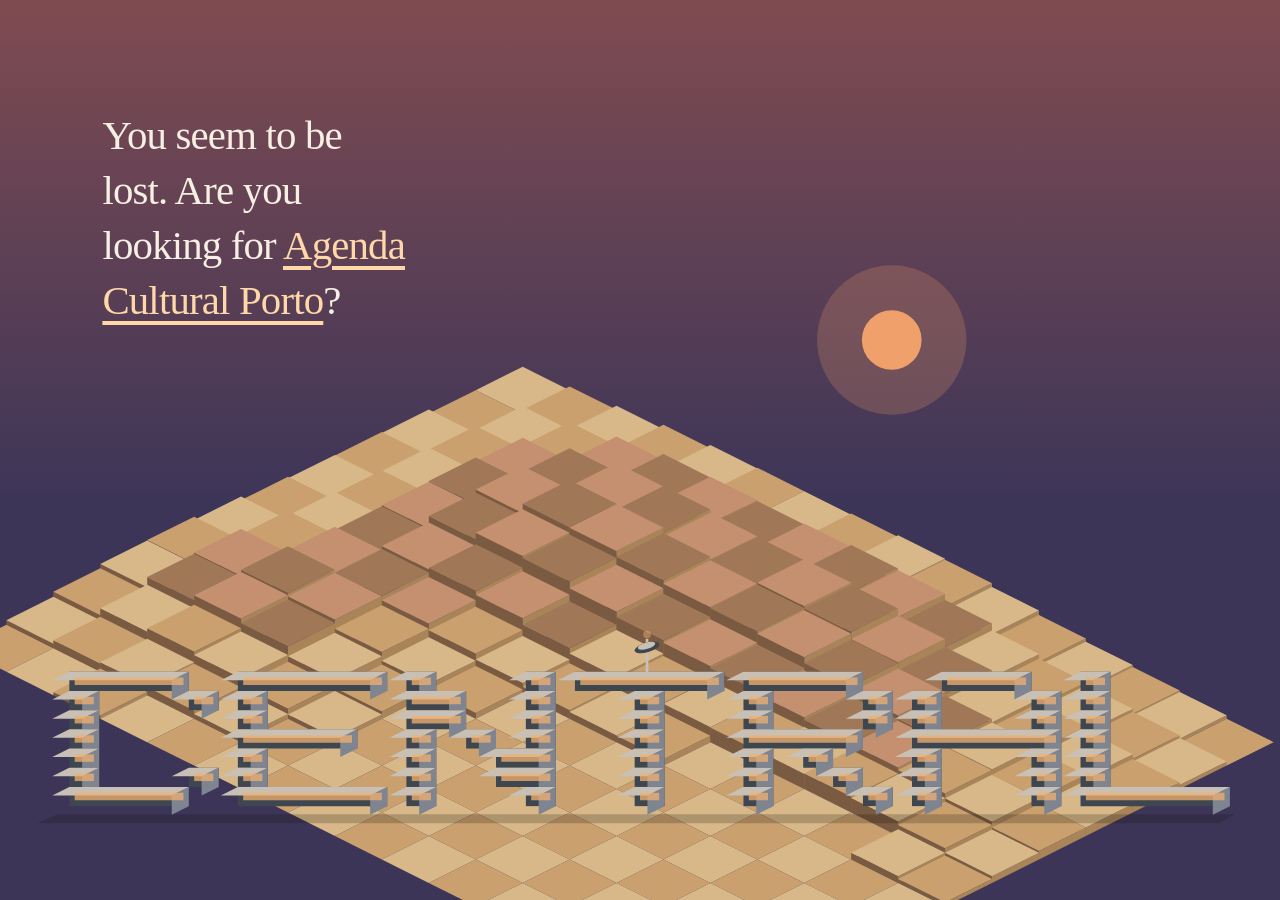
<file: index_base_2.html>
<!doctype html>
<html lang="en">
<head>
  <meta charset="utf-8">
  <meta name="viewport" content="width=device-width, initial-scale=1">
  <meta name="description" content="A quiet desert placeholder.">
  <meta name="referrer" content="no-referrer">
  <meta name="theme-color" content="#9eb8c4">
  <title>You seem to be lost</title>
  <link rel="icon" href="favicon.svg" type="image/svg+xml">
  <style>
    :root {
      --sky-top: #8eafbf;
      --sky-bottom: #f3ead6;
      --sun: #f6e3a4;
      --mesa: #c9b08a;
      --mesa-far: #d7c4a4;
      --dune: #e7d3a8;
      --dune-mid: #d8c094;
      --shade: #c4a67a;
      --sand: #f4e6c8;
      --metal: #8d9ea6;
      --metal-dark: #5c6c74;
      --metal-top: #d5e0e3;
      --glow: #e7eef0;
      --panel: #314852;
      --panel-line: #8eb0be;
      --mark: #f7f4ee;
      --ink: #24302c;
      --link: #1d4c52;
      color-scheme: light;
    }

    [data-sky="dawn"] {
      --sky-top: #e7a48c;
      --sky-bottom: #f6ddc4;
      --sun: #f3c48a;
      --mesa: #c49878;
      --mesa-far: #dbb498;
      --dune: #e4c49a;
      --dune-mid: #d2ae84;
      --shade: #b88862;
      --sand: #f0d8b4;
      --metal: #9a8e86;
      --metal-dark: #6e5e58;
      --metal-top: #ead8cc;
      --glow: #ffd2a8;
      --panel: #4a4038;
      --panel-line: #e2b48a;
      --mark: #fff6ee;
      --ink: #3a2a28;
      --link: #8a3e32;
    }

    [data-sky="dusk"] {
      --sky-top: #c4624a;
      --sky-bottom: #3c3558;
      --sun: #f0a06a;
      --mesa: #a07858;
      --mesa-far: #c49070;
      --dune: #c9a06e;
      --dune-mid: #a88458;
      --shade: #7a5a40;
      --sand: #d8b888;
      --metal: #7e8490;
      --metal-dark: #3e4650;
      --metal-top: #c8c0b4;
      --glow: #f0b070;
      --panel: #2c3148;
      --panel-line: #e0b090;
      --mark: #fff1dc;
      --ink: #f6efe4;
      --link: #ffd7a8;
    }

    [data-sky="night"] {
      --sky-top: #101826;
      --sky-bottom: #243044;
      --sun: #f4f0e4;
      --mesa: #3a342c;
      --mesa-far: #4a4036;
      --dune: #4e4538;
      --dune-mid: #3c342c;
      --shade: #2a241e;
      --sand: #5c5144;
      --metal: #4a565e;
      --metal-dark: #2a3238;
      --metal-top: #6a787e;
      --glow: #8fd9cc;
      --panel: #1c2830;
      --panel-line: #7ec8c4;
      --mark: #e7fff8;
      --ink: #f4ecdf;
      --link: #b7efe4;
      color-scheme: dark;
    }

    * { box-sizing: border-box; }

    html, body {
      margin: 0;
      height: 100%;
    }

    body {
      min-height: 100%;
      background: var(--sky-bottom);
      color: var(--ink);
      font-family: "Iowan Old Style", Palatino, "Palatino Linotype", Georgia, serif;
    }

    .scene {
      position: fixed;
      inset: 0;
      width: 100%;
      height: 100%;
      display: block;
    }

    .sky, .land, .stars, .sun, .moon, .glow {
      transition: fill 1.6s linear, opacity 1.6s linear, stroke 1.6s linear;
    }

    .stars, .moon { opacity: 0; }
    [data-sky="night"] .stars,
    [data-sky="night"] .moon { opacity: 1; }
    [data-sky="night"] .sun { opacity: 0; }


    .mark {
      fill: var(--mark);
      font-weight: 650;
    }
    .bramble {
      fill: none;
      stroke: #6e4e32;
      stroke-width: 1.7;
      stroke-linecap: round;
      stroke-linejoin: round;
    }

    [data-sky="dusk"] .bramble { stroke: #e4c4a0; }
    [data-sky="night"] .bramble { stroke: #e6d0ae; }

    .beacon { opacity: 0.45; }
    [data-sky="night"] .beacon,
    [data-sky="dusk"] .beacon { animation: blink 2.6s ease-in-out infinite; }

    @keyframes blink {
      0%, 100% { opacity: 0.25; }
      50% { opacity: 1; }
    }

    .glow { opacity: 0.35; }
    [data-sky="dawn"] .glow { opacity: 0.45; }
    [data-sky="dusk"] .glow { opacity: 0.75; }
    [data-sky="night"] .glow { opacity: 1; }

    .weed {
      opacity: 0;
      animation: cross 26s linear infinite;
    }

    .weed-late { animation-delay: -13s; }

    @keyframes cross {
      0% { transform: translate(220px, 590px) rotate(0deg) scale(1.2); opacity: 0; }
      8% { opacity: 1; }
      40% { transform: translate(860px, 640px) rotate(200deg) scale(1.2); opacity: 1; }
      48%, 100% { transform: translate(1000px, 660px) rotate(260deg) scale(1.2); opacity: 0; }
    }

    .message {
      position: relative;
      z-index: 1;
      max-width: 34rem;
      margin: 0;
      padding: 12vh 8vw 0;
      font-size: clamp(1.7rem, 3.4vw, 2.55rem);
      font-weight: 500;
      line-height: 1.35;
      letter-spacing: -0.02em;
      text-wrap: pretty;
    }

    a {
      color: var(--link);
      text-underline-offset: 0.16em;
    }

    a:focus-visible {
      outline: 2px solid var(--link);
      outline-offset: 4px;
    }

    @media (max-width: 640px) {
      .message { padding-top: 8vh; }
    }

    @media (prefers-reduced-motion: reduce) {
      .sky, .land, .stars, .sun, .moon, .glow, .weed {
        transition: none;
      }
      .weed { animation: none; opacity: 0; }
      .beacon { animation: none; opacity: 0.8; }
      .weed-late { opacity: 1; transform: translate(560px, 620px) scale(1.2); }
    }
  </style>
</head>
<body>
  <svg class="scene" viewBox="0 -640 1200 1320" preserveAspectRatio="xMidYMax slice" aria-hidden="true">
    <defs>
      <linearGradient id="sky" x1="0" y1="0" x2="0" y2="1">
        <stop class="sky" offset="0" stop-color="var(--sky-top)"/>
        <stop class="sky" offset="0.72" stop-color="var(--sky-bottom)"/>
      </linearGradient>
    </defs>
    <rect x="0" y="-640" width="1200" height="1320" fill="url(#sky)"/>
    <g id="world" transform="translate(-110,-8)">
    <g class="stars" fill="var(--sand)">
      <circle cx="90" cy="70" r="1.2"/>
      <circle cx="160" cy="120" r="1"/>
      <circle cx="250" cy="48" r="1.4"/>
      <circle cx="340" cy="96" r="1"/>
      <circle cx="470" cy="40" r="1.2"/>
      <circle cx="560" cy="110" r="1"/>
      <circle cx="690" cy="54" r="1.5"/>
      <circle cx="810" cy="130" r="1"/>
      <circle cx="930" cy="46" r="1.2"/>
      <circle cx="1040" cy="100" r="1"/>
      <circle cx="1120" cy="60" r="1.3"/>
    </g>
    <g class="sun">
      <circle id="sun-halo" cx="0" cy="0" r="70" fill="var(--sun)" opacity="0.22"/>
      <circle id="sun" cx="0" cy="0" r="28" fill="var(--sun)"/>
    </g>
    <g class="moon">
      <circle cx="180" cy="110" r="18" fill="var(--sand)"/>
      <circle cx="188" cy="104" r="14" fill="var(--sky-top)"/>
    </g>

<polygon class="land" fill="var(--sand)" points="600,188 644,210 600,232 556,210"/>
<polygon class="land" fill="var(--dune)" points="556,210 600,232 556,254 512,232"/>
<polygon class="land" fill="var(--shade)" points="600,228.5 644,250.5 644,254 600,232"/>
<polygon class="land" fill="var(--dune-mid)" points="688,228.5 644,250.5 644,254 688,232"/>
<polygon class="land" fill="var(--dune)" points="644,206.5 688,228.5 644,250.5 600,228.5"/>
<polygon class="land" fill="var(--shade)" points="468,250.1 512,272.1 512,276 468,254"/>
<polygon class="land" fill="var(--dune-mid)" points="556,250.1 512,272.1 512,276 556,254"/>
<polygon class="land" fill="var(--sand)" points="512,228.1 556,250.1 512,272.1 468,250.1"/>
<polygon class="land" fill="var(--shade)" points="556,247.1 600,269.1 600,276 556,254"/>
<polygon class="land" fill="var(--dune-mid)" points="644,247.1 600,269.1 600,276 644,254"/>
<polygon class="land" fill="var(--sand)" points="600,225.1 644,247.1 600,269.1 556,247.1"/>
<polygon class="land" fill="var(--shade)" points="644,246.7 688,268.7 688,276 644,254"/>
<polygon class="land" fill="var(--dune-mid)" points="732,246.7 688,268.7 688,276 732,254"/>
<polygon class="land" fill="var(--sand)" points="688,224.7 732,246.7 688,268.7 644,246.7"/>
<polygon class="land" fill="var(--shade)" points="424,271.3 468,293.3 468,298 424,276"/>
<polygon class="land" fill="var(--dune-mid)" points="512,271.3 468,293.3 468,298 512,276"/>
<polygon class="land" fill="var(--dune)" points="468,249.3 512,271.3 468,293.3 424,271.3"/>
<polygon class="land" fill="var(--shade)" points="512,265.6 556,287.6 556,298 512,276"/>
<polygon class="land" fill="var(--dune-mid)" points="600,265.6 556,287.6 556,298 600,276"/>
<polygon class="land" fill="var(--dune)" points="556,243.6 600,265.6 556,287.6 512,265.6"/>
<polygon class="land" fill="var(--shade)" points="600,261.8 644,283.8 644,298 600,276"/>
<polygon class="land" fill="var(--dune-mid)" points="688,261.8 644,283.8 644,298 688,276"/>
<polygon class="land" fill="var(--dune)" points="644,239.8 688,261.8 644,283.8 600,261.8"/>
<polygon class="land" fill="var(--shade)" points="688,264.4 732,286.4 732,298 688,276"/>
<polygon class="land" fill="var(--dune-mid)" points="776,264.4 732,286.4 732,298 776,276"/>
<polygon class="land" fill="var(--dune)" points="732,242.4 776,264.4 732,286.4 688,264.4"/>
<polygon class="land" fill="var(--shade)" points="380,292.7 424,314.7 424,320 380,298"/>
<polygon class="land" fill="var(--dune-mid)" points="468,292.7 424,314.7 424,320 468,298"/>
<polygon class="land" fill="var(--sand)" points="424,270.7 468,292.7 424,314.7 380,292.7"/>
<polygon class="land" fill="var(--shade)" points="468,285.7 512,307.7 512,320 468,298"/>
<polygon class="land" fill="var(--dune-mid)" points="556,285.7 512,307.7 512,320 556,298"/>
<polygon class="land" fill="var(--sand)" points="512,263.7 556,285.7 512,307.7 468,285.7"/>
<polygon class="land" fill="var(--shade)" points="556,276.7 600,298.7 600,320 556,298"/>
<polygon class="land" fill="var(--dune-mid)" points="644,276.7 600,298.7 600,320 644,298"/>
<polygon class="land" fill="var(--mesa-far)" points="600,254.7 644,276.7 600,298.7 556,276.7"/>
<polygon class="land" fill="var(--shade)" points="644,275.5 688,297.5 688,320 644,298"/>
<polygon class="land" fill="var(--dune-mid)" points="732,275.5 688,297.5 688,320 732,298"/>
<polygon class="land" fill="var(--mesa-far)" points="688,253.5 732,275.5 688,297.5 644,275.5"/>
<polygon class="land" fill="var(--shade)" points="732,283.5 776,305.5 776,320 732,298"/>
<polygon class="land" fill="var(--dune-mid)" points="820,283.5 776,305.5 776,320 820,298"/>
<polygon class="land" fill="var(--sand)" points="776,261.5 820,283.5 776,305.5 732,283.5"/>
<polygon class="land" fill="var(--shade)" points="336,313.1 380,335.1 380,342 336,320"/>
<polygon class="land" fill="var(--dune-mid)" points="424,313.1 380,335.1 380,342 424,320"/>
<polygon class="land" fill="var(--dune)" points="380,291.1 424,313.1 380,335.1 336,313.1"/>
<polygon class="land" fill="var(--shade)" points="424,307.2 468,329.2 468,342 424,320"/>
<polygon class="land" fill="var(--dune-mid)" points="512,307.2 468,329.2 468,342 512,320"/>
<polygon class="land" fill="var(--dune)" points="468,285.2 512,307.2 468,329.2 424,307.2"/>
<polygon class="land" fill="var(--shade)" points="512,295.1 556,317.1 556,342 512,320"/>
<polygon class="land" fill="var(--dune-mid)" points="600,295.1 556,317.1 556,342 600,320"/>
<polygon class="land" fill="var(--mesa)" points="556,273.1 600,295.1 556,317.1 512,295.1"/>
<polygon class="land" fill="var(--shade)" points="600,286.4 644,308.4 644,342 600,320"/>
<polygon class="land" fill="var(--dune-mid)" points="688,286.4 644,308.4 644,342 688,320"/>
<polygon class="land" fill="var(--mesa)" points="644,264.4 688,286.4 644,308.4 600,286.4"/>
<polygon class="land" fill="var(--shade)" points="688,291.9 732,313.9 732,342 688,320"/>
<polygon class="land" fill="var(--dune-mid)" points="776,291.9 732,313.9 732,342 776,320"/>
<polygon class="land" fill="var(--mesa)" points="732,269.9 776,291.9 732,313.9 688,291.9"/>
<polygon class="land" fill="var(--shade)" points="776,304.8 820,326.8 820,342 776,320"/>
<polygon class="land" fill="var(--dune-mid)" points="864,304.8 820,326.8 820,342 864,320"/>
<polygon class="land" fill="var(--dune)" points="820,282.8 864,304.8 820,326.8 776,304.8"/>
<polygon class="land" fill="var(--shade)" points="292,331.7 336,353.7 336,364 292,342"/>
<polygon class="land" fill="var(--dune-mid)" points="380,331.7 336,353.7 336,364 380,342"/>
<polygon class="land" fill="var(--sand)" points="336,309.7 380,331.7 336,353.7 292,331.7"/>
<polygon class="land" fill="var(--shade)" points="380,327.6 424,349.6 424,364 380,342"/>
<polygon class="land" fill="var(--dune-mid)" points="468,327.6 424,349.6 424,364 468,342"/>
<polygon class="land" fill="var(--sand)" points="424,305.6 468,327.6 424,349.6 380,327.6"/>
<polygon class="land" fill="var(--shade)" points="468,317.8 512,339.8 512,364 468,342"/>
<polygon class="land" fill="var(--dune-mid)" points="556,317.8 512,339.8 512,364 556,342"/>
<polygon class="land" fill="var(--mesa-far)" points="512,295.8 556,317.8 512,339.8 468,317.8"/>
<polygon class="land" fill="var(--shade)" points="556,303.2 600,325.2 600,364 556,342"/>
<polygon class="land" fill="var(--dune-mid)" points="644,303.2 600,325.2 600,364 644,342"/>
<polygon class="land" fill="var(--mesa-far)" points="600,281.2 644,303.2 600,325.2 556,303.2"/>
<polygon class="land" fill="var(--shade)" points="644,300.4 688,322.4 688,364 644,342"/>
<polygon class="land" fill="var(--dune-mid)" points="732,300.4 688,322.4 688,364 732,342"/>
<polygon class="land" fill="var(--mesa-far)" points="688,278.4 732,300.4 688,322.4 644,300.4"/>
<polygon class="land" fill="var(--shade)" points="732,313.1 776,335.1 776,364 732,342"/>
<polygon class="land" fill="var(--dune-mid)" points="820,313.1 776,335.1 776,364 820,342"/>
<polygon class="land" fill="var(--mesa-far)" points="776,291.1 820,313.1 776,335.1 732,313.1"/>
<polygon class="land" fill="var(--shade)" points="820,326.8 864,348.8 864,364 820,342"/>
<polygon class="land" fill="var(--dune-mid)" points="908,326.8 864,348.8 864,364 908,342"/>
<polygon class="land" fill="var(--sand)" points="864,304.8 908,326.8 864,348.8 820,326.8"/>
<polygon class="land" fill="var(--shade)" points="248,350.6 292,372.6 292,386 248,364"/>
<polygon class="land" fill="var(--dune-mid)" points="336,350.6 292,372.6 292,386 336,364"/>
<polygon class="land" fill="var(--dune)" points="292,328.6 336,350.6 292,372.6 248,350.6"/>
<polygon class="land" fill="var(--shade)" points="336,345 380,367 380,386 336,364"/>
<polygon class="land" fill="var(--dune-mid)" points="424,345 380,367 380,386 424,364"/>
<polygon class="land" fill="var(--dune)" points="380,323 424,345 380,367 336,345"/>
<polygon class="land" fill="var(--shade)" points="424,340.8 468,362.8 468,386 424,364"/>
<polygon class="land" fill="var(--dune-mid)" points="512,340.8 468,362.8 468,386 512,364"/>
<polygon class="land" fill="var(--mesa)" points="468,318.8 512,340.8 468,362.8 424,340.8"/>
<polygon class="land" fill="var(--shade)" points="512,328.1 556,350.1 556,386 512,364"/>
<polygon class="land" fill="var(--dune-mid)" points="600,328.1 556,350.1 556,386 600,364"/>
<polygon class="land" fill="var(--mesa)" points="556,306.1 600,328.1 556,350.1 512,328.1"/>
<polygon class="land" fill="var(--shade)" points="600,316.5 644,338.5 644,386 600,364"/>
<polygon class="land" fill="var(--dune-mid)" points="688,316.5 644,338.5 644,386 688,364"/>
<polygon class="land" fill="var(--mesa)" points="644,294.5 688,316.5 644,338.5 600,316.5"/>
<polygon class="land" fill="var(--shade)" points="688,321.9 732,343.9 732,386 688,364"/>
<polygon class="land" fill="var(--dune-mid)" points="776,321.9 732,343.9 732,386 776,364"/>
<polygon class="land" fill="var(--mesa)" points="732,299.9 776,321.9 732,343.9 688,321.9"/>
<polygon class="land" fill="var(--shade)" points="776,336 820,358 820,386 776,364"/>
<polygon class="land" fill="var(--dune-mid)" points="864,336 820,358 820,386 864,364"/>
<polygon class="land" fill="var(--mesa)" points="820,314 864,336 820,358 776,336"/>
<polygon class="land" fill="var(--shade)" points="864,347.6 908,369.6 908,386 864,364"/>
<polygon class="land" fill="var(--dune-mid)" points="952,347.6 908,369.6 908,386 952,364"/>
<polygon class="land" fill="var(--dune)" points="908,325.6 952,347.6 908,369.6 864,347.6"/>
<polygon class="land" fill="var(--shade)" points="204,372.9 248,394.9 248,408 204,386"/>
<polygon class="land" fill="var(--dune-mid)" points="292,372.9 248,394.9 248,408 292,386"/>
<polygon class="land" fill="var(--sand)" points="248,350.9 292,372.9 248,394.9 204,372.9"/>
<polygon class="land" fill="var(--shade)" points="292,362.3 336,384.3 336,408 292,386"/>
<polygon class="land" fill="var(--dune-mid)" points="380,362.3 336,384.3 336,408 380,386"/>
<polygon class="land" fill="var(--mesa-far)" points="336,340.3 380,362.3 336,384.3 292,362.3"/>
<polygon class="land" fill="var(--shade)" points="380,360.1 424,382.1 424,408 380,386"/>
<polygon class="land" fill="var(--dune-mid)" points="468,360.1 424,382.1 424,408 468,386"/>
<polygon class="land" fill="var(--mesa-far)" points="424,338.1 468,360.1 424,382.1 380,360.1"/>
<polygon class="land" fill="var(--shade)" points="468,356.1 512,378.1 512,408 468,386"/>
<polygon class="land" fill="var(--dune-mid)" points="556,356.1 512,378.1 512,408 556,386"/>
<polygon class="land" fill="var(--mesa-far)" points="512,334.1 556,356.1 512,378.1 468,356.1"/>
<polygon class="land" fill="var(--shade)" points="556,343.6 600,365.6 600,408 556,386"/>
<polygon class="land" fill="var(--dune-mid)" points="644,343.6 600,365.6 600,408 644,386"/>
<polygon class="land" fill="var(--mesa-far)" points="600,321.6 644,343.6 600,365.6 556,343.6"/>
<polygon class="land" fill="var(--shade)" points="644,338.9 688,360.9 688,408 644,386"/>
<polygon class="land" fill="var(--dune-mid)" points="732,338.9 688,360.9 688,408 732,386"/>
<polygon class="land" fill="var(--mesa-far)" points="688,316.9 732,338.9 688,360.9 644,338.9"/>
<polygon class="land" fill="var(--shade)" points="732,346.9 776,368.9 776,408 732,386"/>
<polygon class="land" fill="var(--dune-mid)" points="820,346.9 776,368.9 776,408 820,386"/>
<polygon class="land" fill="var(--mesa-far)" points="776,324.9 820,346.9 776,368.9 732,346.9"/>
<polygon class="land" fill="var(--shade)" points="820,357.1 864,379.1 864,408 820,386"/>
<polygon class="land" fill="var(--dune-mid)" points="908,357.1 864,379.1 864,408 908,386"/>
<polygon class="land" fill="var(--mesa-far)" points="864,335.1 908,357.1 864,379.1 820,357.1"/>
<polygon class="land" fill="var(--shade)" points="908,368.1 952,390.1 952,408 908,386"/>
<polygon class="land" fill="var(--dune-mid)" points="996,368.1 952,390.1 952,408 996,386"/>
<polygon class="land" fill="var(--sand)" points="952,346.1 996,368.1 952,390.1 908,368.1"/>
<polygon class="land" fill="var(--shade)" points="160,399 204,421 204,430 160,408"/>
<polygon class="land" fill="var(--dune-mid)" points="248,399 204,421 204,430 248,408"/>
<polygon class="land" fill="var(--dune)" points="204,377 248,399 204,421 160,399"/>
<polygon class="land" fill="var(--shade)" points="248,385.3 292,407.3 292,430 248,408"/>
<polygon class="land" fill="var(--dune-mid)" points="336,385.3 292,407.3 292,430 336,408"/>
<polygon class="land" fill="var(--mesa)" points="292,363.3 336,385.3 292,407.3 248,385.3"/>
<polygon class="land" fill="var(--shade)" points="336,378.4 380,400.4 380,430 336,408"/>
<polygon class="land" fill="var(--dune-mid)" points="424,378.4 380,400.4 380,430 424,408"/>
<polygon class="land" fill="var(--mesa)" points="380,356.4 424,378.4 380,400.4 336,378.4"/>
<polygon class="land" fill="var(--shade)" points="424,381 468,403 468,430 424,408"/>
<polygon class="land" fill="var(--dune-mid)" points="512,381 468,403 468,430 512,408"/>
<polygon class="land" fill="var(--mesa)" points="468,359 512,381 468,403 424,381"/>
<polygon class="land" fill="var(--shade)" points="512,376.4 556,398.4 556,430 512,408"/>
<polygon class="land" fill="var(--dune-mid)" points="600,376.4 556,398.4 556,430 600,408"/>
<polygon class="land" fill="var(--mesa)" points="556,354.4 600,376.4 556,398.4 512,376.4"/>
<polygon class="land" fill="var(--shade)" points="600,367.3 644,389.3 644,430 600,408"/>
<polygon class="land" fill="var(--dune-mid)" points="688,367.3 644,389.3 644,430 688,408"/>
<polygon class="land" fill="var(--mesa)" points="644,345.3 688,367.3 644,389.3 600,367.3"/>
<polygon class="land" fill="var(--shade)" points="688,366.2 732,388.2 732,430 688,408"/>
<polygon class="land" fill="var(--dune-mid)" points="776,366.2 732,388.2 732,430 776,408"/>
<polygon class="land" fill="var(--mesa)" points="732,344.2 776,366.2 732,388.2 688,366.2"/>
<polygon class="land" fill="var(--shade)" points="776,369.6 820,391.6 820,430 776,408"/>
<polygon class="land" fill="var(--dune-mid)" points="864,369.6 820,391.6 820,430 864,408"/>
<polygon class="land" fill="var(--mesa)" points="820,347.6 864,369.6 820,391.6 776,369.6"/>
<polygon class="land" fill="var(--shade)" points="864,377.2 908,399.2 908,430 864,408"/>
<polygon class="land" fill="var(--dune-mid)" points="952,377.2 908,399.2 908,430 952,408"/>
<polygon class="land" fill="var(--mesa)" points="908,355.2 952,377.2 908,399.2 864,377.2"/>
<polygon class="land" fill="var(--shade)" points="952,391 996,413 996,430 952,408"/>
<polygon class="land" fill="var(--dune-mid)" points="1040,391 996,413 996,430 1040,408"/>
<polygon class="land" fill="var(--dune)" points="996,369 1040,391 996,413 952,391"/>
<polygon class="land" fill="var(--shade)" points="116,425.7 160,447.7 160,452 116,430"/>
<polygon class="land" fill="var(--dune-mid)" points="204,425.7 160,447.7 160,452 204,430"/>
<polygon class="land" fill="var(--sand)" points="160,403.7 204,425.7 160,447.7 116,425.7"/>
<polygon class="land" fill="var(--shade)" points="204,414.4 248,436.4 248,452 204,430"/>
<polygon class="land" fill="var(--dune-mid)" points="292,414.4 248,436.4 248,452 292,430"/>
<polygon class="land" fill="var(--sand)" points="248,392.4 292,414.4 248,436.4 204,414.4"/>
<polygon class="land" fill="var(--shade)" points="292,402.4 336,424.4 336,452 292,430"/>
<polygon class="land" fill="var(--dune-mid)" points="380,402.4 336,424.4 336,452 380,430"/>
<polygon class="land" fill="var(--mesa-far)" points="336,380.4 380,402.4 336,424.4 292,402.4"/>
<polygon class="land" fill="var(--shade)" points="380,403.2 424,425.2 424,452 380,430"/>
<polygon class="land" fill="var(--dune-mid)" points="468,403.2 424,425.2 424,452 468,430"/>
<polygon class="land" fill="var(--mesa-far)" points="424,381.2 468,403.2 424,425.2 380,403.2"/>
<polygon class="land" fill="var(--shade)" points="468,407.1 512,429.1 512,452 468,430"/>
<polygon class="land" fill="var(--dune-mid)" points="556,407.1 512,429.1 512,452 556,430"/>
<polygon class="land" fill="var(--mesa-far)" points="512,385.1 556,407.1 512,429.1 468,407.1"/>
<polygon class="land" fill="var(--shade)" points="556,401.9 600,423.9 600,452 556,430"/>
<polygon class="land" fill="var(--dune-mid)" points="644,401.9 600,423.9 600,452 644,430"/>
<polygon class="land" fill="var(--mesa-far)" points="600,379.9 644,401.9 600,423.9 556,401.9"/>
<polygon class="land" fill="var(--shade)" points="644,395.7 688,417.7 688,452 644,430"/>
<polygon class="land" fill="var(--dune-mid)" points="732,395.7 688,417.7 688,452 732,430"/>
<polygon class="land" fill="var(--mesa-far)" points="688,373.7 732,395.7 688,417.7 644,395.7"/>
<polygon class="land" fill="var(--shade)" points="732,391.6 776,413.6 776,452 732,430"/>
<polygon class="land" fill="var(--dune-mid)" points="820,391.6 776,413.6 776,452 820,430"/>
<polygon class="land" fill="var(--mesa-far)" points="776,369.6 820,391.6 776,413.6 732,391.6"/>
<polygon class="land" fill="var(--shade)" points="820,390.5 864,412.5 864,452 820,430"/>
<polygon class="land" fill="var(--dune-mid)" points="908,390.5 864,412.5 864,452 908,430"/>
<polygon class="land" fill="var(--mesa-far)" points="864,368.5 908,390.5 864,412.5 820,390.5"/>
<polygon class="land" fill="var(--shade)" points="908,400.8 952,422.8 952,452 908,430"/>
<polygon class="land" fill="var(--dune-mid)" points="996,400.8 952,422.8 952,452 996,430"/>
<polygon class="land" fill="var(--mesa-far)" points="952,378.8 996,400.8 952,422.8 908,400.8"/>
<polygon class="land" fill="var(--shade)" points="996,416.6 1040,438.6 1040,452 996,430"/>
<polygon class="land" fill="var(--dune-mid)" points="1084,416.6 1040,438.6 1040,452 1084,430"/>
<polygon class="land" fill="var(--sand)" points="1040,394.6 1084,416.6 1040,438.6 996,416.6"/>
<polygon class="land" fill="var(--dune)" points="116,430 160,452 116,474 72,452"/>
<polygon class="land" fill="var(--shade)" points="160,444.5 204,466.5 204,474 160,452"/>
<polygon class="land" fill="var(--dune-mid)" points="248,444.5 204,466.5 204,474 248,452"/>
<polygon class="land" fill="var(--dune)" points="204,422.5 248,444.5 204,466.5 160,444.5"/>
<polygon class="land" fill="var(--shade)" points="248,433.2 292,455.2 292,474 248,452"/>
<polygon class="land" fill="var(--dune-mid)" points="336,433.2 292,455.2 292,474 336,452"/>
<polygon class="land" fill="var(--dune)" points="292,411.2 336,433.2 292,455.2 248,433.2"/>
<polygon class="land" fill="var(--shade)" points="336,428.3 380,450.3 380,474 336,452"/>
<polygon class="land" fill="var(--dune-mid)" points="424,428.3 380,450.3 380,474 424,452"/>
<polygon class="land" fill="var(--mesa)" points="380,406.3 424,428.3 380,450.3 336,428.3"/>
<polygon class="land" fill="var(--shade)" points="424,433.6 468,455.6 468,474 424,452"/>
<polygon class="land" fill="var(--dune-mid)" points="512,433.6 468,455.6 468,474 512,452"/>
<polygon class="land" fill="var(--dune)" points="468,411.6 512,433.6 468,455.6 424,433.6"/>
<polygon class="land" fill="var(--shade)" points="512,435.1 556,457.1 556,474 512,452"/>
<polygon class="land" fill="var(--dune-mid)" points="600,435.1 556,457.1 556,474 600,452"/>
<polygon class="land" fill="var(--dune)" points="556,413.1 600,435.1 556,457.1 512,435.1"/>
<polygon class="land" fill="var(--shade)" points="600,430 644,452 644,474 600,452"/>
<polygon class="land" fill="var(--dune-mid)" points="688,430 644,452 644,474 688,452"/>
<polygon class="land" fill="var(--mesa)" points="644,408 688,430 644,452 600,430"/>
<polygon class="land" fill="var(--shade)" points="688,422.8 732,444.8 732,474 688,452"/>
<polygon class="land" fill="var(--dune-mid)" points="776,422.8 732,444.8 732,474 776,452"/>
<polygon class="land" fill="var(--mesa)" points="732,400.8 776,422.8 732,444.8 688,422.8"/>
<polygon class="land" fill="var(--shade)" points="776,414.3 820,436.3 820,474 776,452"/>
<polygon class="land" fill="var(--dune-mid)" points="864,414.3 820,436.3 820,474 864,452"/>
<polygon class="land" fill="var(--mesa)" points="820,392.3 864,414.3 820,436.3 776,414.3"/>
<polygon class="land" fill="var(--shade)" points="864,414.7 908,436.7 908,474 864,452"/>
<polygon class="land" fill="var(--dune-mid)" points="952,414.7 908,436.7 908,474 952,452"/>
<polygon class="land" fill="var(--mesa)" points="908,392.7 952,414.7 908,436.7 864,414.7"/>
<polygon class="land" fill="var(--shade)" points="952,428.7 996,450.7 996,474 952,452"/>
<polygon class="land" fill="var(--dune-mid)" points="1040,428.7 996,450.7 996,474 1040,452"/>
<polygon class="land" fill="var(--mesa)" points="996,406.7 1040,428.7 996,450.7 952,428.7"/>
<polygon class="land" fill="var(--shade)" points="1040,442.9 1084,464.9 1084,474 1040,452"/>
<polygon class="land" fill="var(--dune-mid)" points="1128,442.9 1084,464.9 1084,474 1128,452"/>
<polygon class="land" fill="var(--dune)" points="1084,420.9 1128,442.9 1084,464.9 1040,442.9"/>
<polygon class="land" fill="var(--sand)" points="160,452 204,474 160,496 116,474"/>
<polygon class="land" fill="var(--shade)" points="204,465 248,487 248,496 204,474"/>
<polygon class="land" fill="var(--dune-mid)" points="292,465 248,487 248,496 292,474"/>
<polygon class="land" fill="var(--sand)" points="248,443 292,465 248,487 204,465"/>
<polygon class="land" fill="var(--shade)" points="292,458.2 336,480.2 336,496 292,474"/>
<polygon class="land" fill="var(--dune-mid)" points="380,458.2 336,480.2 336,496 380,474"/>
<polygon class="land" fill="var(--sand)" points="336,436.2 380,458.2 336,480.2 292,458.2"/>
<polygon class="land" fill="var(--shade)" points="380,459.4 424,481.4 424,496 380,474"/>
<polygon class="land" fill="var(--dune-mid)" points="468,459.4 424,481.4 424,496 468,474"/>
<polygon class="land" fill="var(--sand)" points="424,437.4 468,459.4 424,481.4 380,459.4"/>
<polygon class="land" fill="var(--shade)" points="468,463.6 512,485.6 512,496 468,474"/>
<polygon class="land" fill="var(--dune-mid)" points="556,463.6 512,485.6 512,496 556,474"/>
<polygon class="land" fill="var(--sand)" points="512,441.6 556,463.6 512,485.6 468,463.6"/>
<polygon class="land" fill="var(--shade)" points="556,462.5 600,484.5 600,496 556,474"/>
<polygon class="land" fill="var(--dune-mid)" points="644,462.5 600,484.5 600,496 644,474"/>
<polygon class="land" fill="var(--sand)" points="600,440.5 644,462.5 600,484.5 556,462.5"/>
<polygon class="land" fill="var(--shade)" points="644,456.9 688,478.9 688,496 644,474"/>
<polygon class="land" fill="var(--dune-mid)" points="732,456.9 688,478.9 688,496 732,474"/>
<polygon class="land" fill="var(--sand)" points="688,434.9 732,456.9 688,478.9 644,456.9"/>
<polygon class="land" fill="var(--shade)" points="732,446.9 776,468.9 776,496 732,474"/>
<polygon class="land" fill="var(--dune-mid)" points="820,446.9 776,468.9 776,496 820,474"/>
<polygon class="land" fill="var(--mesa-far)" points="776,424.9 820,446.9 776,468.9 732,446.9"/>
<polygon class="land" fill="var(--shade)" points="820,438.4 864,460.4 864,496 820,474"/>
<polygon class="land" fill="var(--dune-mid)" points="908,438.4 864,460.4 864,496 908,474"/>
<polygon class="land" fill="var(--mesa-far)" points="864,416.4 908,438.4 864,460.4 820,438.4"/>
<polygon class="land" fill="var(--shade)" points="908,443.4 952,465.4 952,496 908,474"/>
<polygon class="land" fill="var(--dune-mid)" points="996,443.4 952,465.4 952,496 996,474"/>
<polygon class="land" fill="var(--mesa-far)" points="952,421.4 996,443.4 952,465.4 908,443.4"/>
<polygon class="land" fill="var(--shade)" points="996,457.3 1040,479.3 1040,496 996,474"/>
<polygon class="land" fill="var(--dune-mid)" points="1084,457.3 1040,479.3 1040,496 1084,474"/>
<polygon class="land" fill="var(--sand)" points="1040,435.3 1084,457.3 1040,479.3 996,457.3"/>
<polygon class="land" fill="var(--shade)" points="1084,467.8 1128,489.8 1128,496 1084,474"/>
<polygon class="land" fill="var(--dune-mid)" points="1172,467.8 1128,489.8 1128,496 1172,474"/>
<polygon class="land" fill="var(--sand)" points="1128,445.8 1172,467.8 1128,489.8 1084,467.8"/>
<polygon class="land" fill="var(--shade)" points="160,493 204,515 204,518 160,496"/>
<polygon class="land" fill="var(--dune-mid)" points="248,493 204,515 204,518 248,496"/>
<polygon class="land" fill="var(--dune)" points="204,471 248,493 204,515 160,493"/>
<polygon class="land" fill="var(--shade)" points="248,488.5 292,510.5 292,518 248,496"/>
<polygon class="land" fill="var(--dune-mid)" points="336,488.5 292,510.5 292,518 336,496"/>
<polygon class="land" fill="var(--dune)" points="292,466.5 336,488.5 292,510.5 248,488.5"/>
<polygon class="land" fill="var(--shade)" points="336,486.6 380,508.6 380,518 336,496"/>
<polygon class="land" fill="var(--dune-mid)" points="424,486.6 380,508.6 380,518 424,496"/>
<polygon class="land" fill="var(--dune)" points="380,464.6 424,486.6 380,508.6 336,486.6"/>
<polygon class="land" fill="var(--shade)" points="424,489.3 468,511.3 468,518 424,496"/>
<polygon class="land" fill="var(--dune-mid)" points="512,489.3 468,511.3 468,518 512,496"/>
<polygon class="land" fill="var(--dune)" points="468,467.3 512,489.3 468,511.3 424,489.3"/>
<polygon class="land" fill="var(--shade)" points="512,490.6 556,512.6 556,518 512,496"/>
<polygon class="land" fill="var(--dune-mid)" points="600,490.6 556,512.6 556,518 600,496"/>
<polygon class="land" fill="var(--dune)" points="556,468.6 600,490.6 556,512.6 512,490.6"/>
<polygon class="land" fill="var(--shade)" points="600,488.1 644,510.1 644,518 600,496"/>
<polygon class="land" fill="var(--dune-mid)" points="688,488.1 644,510.1 644,518 688,496"/>
<polygon class="land" fill="var(--dune)" points="644,466.1 688,488.1 644,510.1 600,488.1"/>
<polygon class="land" fill="var(--shade)" points="688,481.2 732,503.2 732,518 688,496"/>
<polygon class="land" fill="var(--dune-mid)" points="776,481.2 732,503.2 732,518 776,496"/>
<polygon class="land" fill="var(--dune)" points="732,459.2 776,481.2 732,503.2 688,481.2"/>
<polygon class="land" fill="var(--shade)" points="776,470.5 820,492.5 820,518 776,496"/>
<polygon class="land" fill="var(--dune-mid)" points="864,470.5 820,492.5 820,518 864,496"/>
<polygon class="land" fill="var(--mesa)" points="820,448.5 864,470.5 820,492.5 776,470.5"/>
<polygon class="land" fill="var(--shade)" points="864,465.7 908,487.7 908,518 864,496"/>
<polygon class="land" fill="var(--dune-mid)" points="952,465.7 908,487.7 908,518 952,496"/>
<polygon class="land" fill="var(--mesa)" points="908,443.7 952,465.7 908,487.7 864,465.7"/>
<polygon class="land" fill="var(--shade)" points="952,472.7 996,494.7 996,518 952,496"/>
<polygon class="land" fill="var(--dune-mid)" points="1040,472.7 996,494.7 996,518 1040,496"/>
<polygon class="land" fill="var(--mesa)" points="996,450.7 1040,472.7 996,494.7 952,472.7"/>
<polygon class="land" fill="var(--shade)" points="1040,483.9 1084,505.9 1084,518 1040,496"/>
<polygon class="land" fill="var(--dune-mid)" points="1128,483.9 1084,505.9 1084,518 1128,496"/>
<polygon class="land" fill="var(--dune)" points="1084,461.9 1128,483.9 1084,505.9 1040,483.9"/>
<polygon class="land" fill="var(--shade)" points="1128,491.5 1172,513.5 1172,518 1128,496"/>
<polygon class="land" fill="var(--dune-mid)" points="1216,491.5 1172,513.5 1172,518 1216,496"/>
<polygon class="land" fill="var(--dune)" points="1172,469.5 1216,491.5 1172,513.5 1128,491.5"/>
<polygon class="land" fill="var(--sand)" points="248,496 292,518 248,540 204,518"/>
<polygon class="land" fill="var(--shade)" points="292,513.6 336,535.6 336,540 292,518"/>
<polygon class="land" fill="var(--dune-mid)" points="380,513.6 336,535.6 336,540 380,518"/>
<polygon class="land" fill="var(--sand)" points="336,491.6 380,513.6 336,535.6 292,513.6"/>
<polygon class="land" fill="var(--shade)" points="380,514 424,536 424,540 380,518"/>
<polygon class="land" fill="var(--dune-mid)" points="468,514 424,536 424,540 468,518"/>
<polygon class="land" fill="var(--sand)" points="424,492 468,514 424,536 380,514"/>
<polygon class="land" fill="var(--sand)" points="512,496 556,518 512,540 468,518"/>
<polygon class="land" fill="var(--sand)" points="600,496 644,518 600,540 556,518"/>
<polygon class="land" fill="var(--shade)" points="644,511.7 688,533.7 688,540 644,518"/>
<polygon class="land" fill="var(--dune-mid)" points="732,511.7 688,533.7 688,540 732,518"/>
<polygon class="land" fill="var(--sand)" points="688,489.7 732,511.7 688,533.7 644,511.7"/>
<polygon class="land" fill="var(--shade)" points="732,504 776,526 776,540 732,518"/>
<polygon class="land" fill="var(--dune-mid)" points="820,504 776,526 776,540 820,518"/>
<polygon class="land" fill="var(--sand)" points="776,482 820,504 776,526 732,504"/>
<polygon class="land" fill="var(--shade)" points="820,494.9 864,516.9 864,540 820,518"/>
<polygon class="land" fill="var(--dune-mid)" points="908,494.9 864,516.9 864,540 908,518"/>
<polygon class="land" fill="var(--mesa-far)" points="864,472.9 908,494.9 864,516.9 820,494.9"/>
<polygon class="land" fill="var(--shade)" points="908,493 952,515 952,540 908,518"/>
<polygon class="land" fill="var(--dune-mid)" points="996,493 952,515 952,540 996,518"/>
<polygon class="land" fill="var(--mesa-far)" points="952,471 996,493 952,515 908,493"/>
<polygon class="land" fill="var(--shade)" points="996,499.7 1040,521.7 1040,540 996,518"/>
<polygon class="land" fill="var(--dune-mid)" points="1084,499.7 1040,521.7 1040,540 1084,518"/>
<polygon class="land" fill="var(--sand)" points="1040,477.7 1084,499.7 1040,521.7 996,499.7"/>
<polygon class="land" fill="var(--shade)" points="1084,508.8 1128,530.8 1128,540 1084,518"/>
<polygon class="land" fill="var(--dune-mid)" points="1172,508.8 1128,530.8 1128,540 1172,518"/>
<polygon class="land" fill="var(--sand)" points="1128,486.8 1172,508.8 1128,530.8 1084,508.8"/>
<polygon class="land" fill="var(--shade)" points="1172,514.9 1216,536.9 1216,540 1172,518"/>
<polygon class="land" fill="var(--dune-mid)" points="1260,514.9 1216,536.9 1216,540 1260,518"/>
<polygon class="land" fill="var(--sand)" points="1216,492.9 1260,514.9 1216,536.9 1172,514.9"/>
<polygon class="land" fill="var(--dune)" points="292,518 336,540 292,562 248,540"/>
<polygon class="land" fill="var(--dune)" points="380,518 424,540 380,562 336,540"/>
<polygon class="land" fill="var(--dune)" points="468,518 512,540 468,562 424,540"/>
<polygon class="land" fill="var(--dune)" points="556,518 600,540 556,562 512,540"/>
<polygon class="land" fill="var(--dune)" points="644,518 688,540 644,562 600,540"/>
<polygon class="land" fill="var(--shade)" points="688,534 732,556 732,562 688,540"/>
<polygon class="land" fill="var(--dune-mid)" points="776,534 732,556 732,562 776,540"/>
<polygon class="land" fill="var(--dune)" points="732,512 776,534 732,556 688,534"/>
<polygon class="land" fill="var(--shade)" points="776,526.3 820,548.3 820,562 776,540"/>
<polygon class="land" fill="var(--dune-mid)" points="864,526.3 820,548.3 820,562 864,540"/>
<polygon class="land" fill="var(--dune)" points="820,504.3 864,526.3 820,548.3 776,526.3"/>
<polygon class="land" fill="var(--shade)" points="864,518.9 908,540.9 908,562 864,540"/>
<polygon class="land" fill="var(--dune-mid)" points="952,518.9 908,540.9 908,562 952,540"/>
<polygon class="land" fill="var(--mesa)" points="908,496.9 952,518.9 908,540.9 864,518.9"/>
<polygon class="land" fill="var(--shade)" points="952,518.4 996,540.4 996,562 952,540"/>
<polygon class="land" fill="var(--dune-mid)" points="1040,518.4 996,540.4 996,562 1040,540"/>
<polygon class="land" fill="var(--mesa)" points="996,496.4 1040,518.4 996,540.4 952,518.4"/>
<polygon class="land" fill="var(--shade)" points="1040,525.3 1084,547.3 1084,562 1040,540"/>
<polygon class="land" fill="var(--dune-mid)" points="1128,525.3 1084,547.3 1084,562 1128,540"/>
<polygon class="land" fill="var(--dune)" points="1084,503.3 1128,525.3 1084,547.3 1040,525.3"/>
<polygon class="land" fill="var(--shade)" points="1128,533.5 1172,555.5 1172,562 1128,540"/>
<polygon class="land" fill="var(--dune-mid)" points="1216,533.5 1172,555.5 1172,562 1216,540"/>
<polygon class="land" fill="var(--dune)" points="1172,511.5 1216,533.5 1172,555.5 1128,533.5"/>
<polygon class="land" fill="var(--dune)" points="1260,518 1304,540 1260,562 1216,540"/>
<polygon class="land" fill="var(--sand)" points="336,540 380,562 336,584 292,562"/>
<polygon class="land" fill="var(--sand)" points="424,540 468,562 424,584 380,562"/>
<polygon class="land" fill="var(--sand)" points="512,540 556,562 512,584 468,562"/>
<polygon class="land" fill="var(--sand)" points="600,540 644,562 600,584 556,562"/>
<polygon class="land" fill="var(--sand)" points="688,540 732,562 688,584 644,562"/>
<polygon class="land" fill="var(--sand)" points="776,540 820,562 776,584 732,562"/>
<polygon class="land" fill="var(--shade)" points="820,547.8 864,569.8 864,584 820,562"/>
<polygon class="land" fill="var(--dune-mid)" points="908,547.8 864,569.8 864,584 908,562"/>
<polygon class="land" fill="var(--sand)" points="864,525.8 908,547.8 864,569.8 820,547.8"/>
<polygon class="land" fill="var(--shade)" points="908,541.9 952,563.9 952,584 908,562"/>
<polygon class="land" fill="var(--dune-mid)" points="996,541.9 952,563.9 952,584 996,562"/>
<polygon class="land" fill="var(--mesa-far)" points="952,519.9 996,541.9 952,563.9 908,541.9"/>
<polygon class="land" fill="var(--shade)" points="996,543.7 1040,565.7 1040,584 996,562"/>
<polygon class="land" fill="var(--dune-mid)" points="1084,543.7 1040,565.7 1040,584 1084,562"/>
<polygon class="land" fill="var(--sand)" points="1040,521.7 1084,543.7 1040,565.7 996,543.7"/>
<polygon class="land" fill="var(--shade)" points="1084,551.4 1128,573.4 1128,584 1084,562"/>
<polygon class="land" fill="var(--dune-mid)" points="1172,551.4 1128,573.4 1128,584 1172,562"/>
<polygon class="land" fill="var(--sand)" points="1128,529.4 1172,551.4 1128,573.4 1084,551.4"/>
<polygon class="land" fill="var(--shade)" points="1172,558.2 1216,580.2 1216,584 1172,562"/>
<polygon class="land" fill="var(--dune-mid)" points="1260,558.2 1216,580.2 1216,584 1260,562"/>
<polygon class="land" fill="var(--sand)" points="1216,536.2 1260,558.2 1216,580.2 1172,558.2"/>
<polygon class="land" fill="var(--dune)" points="380,562 424,584 380,606 336,584"/>
<polygon class="land" fill="var(--dune)" points="468,562 512,584 468,606 424,584"/>
<polygon class="land" fill="var(--dune)" points="556,562 600,584 556,606 512,584"/>
<polygon class="land" fill="var(--dune)" points="644,562 688,584 644,606 600,584"/>
<polygon class="land" fill="var(--dune)" points="732,562 776,584 732,606 688,584"/>
<polygon class="land" fill="var(--dune)" points="820,562 864,584 820,606 776,584"/>
<polygon class="land" fill="var(--shade)" points="864,569.3 908,591.3 908,606 864,584"/>
<polygon class="land" fill="var(--dune-mid)" points="952,569.3 908,591.3 908,606 952,584"/>
<polygon class="land" fill="var(--dune)" points="908,547.3 952,569.3 908,591.3 864,569.3"/>
<polygon class="land" fill="var(--shade)" points="952,566.2 996,588.2 996,606 952,584"/>
<polygon class="land" fill="var(--dune-mid)" points="1040,566.2 996,588.2 996,606 1040,584"/>
<polygon class="land" fill="var(--dune)" points="996,544.2 1040,566.2 996,588.2 952,566.2"/>
<polygon class="land" fill="var(--shade)" points="1040,570.5 1084,592.5 1084,606 1040,584"/>
<polygon class="land" fill="var(--dune-mid)" points="1128,570.5 1084,592.5 1084,606 1128,584"/>
<polygon class="land" fill="var(--dune)" points="1084,548.5 1128,570.5 1084,592.5 1040,570.5"/>
<polygon class="land" fill="var(--shade)" points="1128,577.7 1172,599.7 1172,606 1128,584"/>
<polygon class="land" fill="var(--dune-mid)" points="1216,577.7 1172,599.7 1172,606 1216,584"/>
<polygon class="land" fill="var(--dune)" points="1172,555.7 1216,577.7 1172,599.7 1128,577.7"/>
<polygon class="land" fill="var(--sand)" points="424,584 468,606 424,628 380,606"/>
<polygon class="land" fill="var(--sand)" points="512,584 556,606 512,628 468,606"/>
<polygon class="land" fill="var(--sand)" points="600,584 644,606 600,628 556,606"/>
<polygon class="land" fill="var(--sand)" points="688,584 732,606 688,628 644,606"/>
<polygon class="land" fill="var(--sand)" points="776,584 820,606 776,628 732,606"/>
<polygon class="land" fill="var(--sand)" points="864,584 908,606 864,628 820,606"/>
<polygon class="land" fill="var(--shade)" points="908,592.4 952,614.4 952,628 908,606"/>
<polygon class="land" fill="var(--dune-mid)" points="996,592.4 952,614.4 952,628 996,606"/>
<polygon class="land" fill="var(--sand)" points="952,570.4 996,592.4 952,614.4 908,592.4"/>
<polygon class="land" fill="var(--shade)" points="996,592.6 1040,614.6 1040,628 996,606"/>
<polygon class="land" fill="var(--dune-mid)" points="1084,592.6 1040,614.6 1040,628 1084,606"/>
<polygon class="land" fill="var(--sand)" points="1040,570.6 1084,592.6 1040,614.6 996,592.6"/>
<polygon class="land" fill="var(--shade)" points="1084,598 1128,620 1128,628 1084,606"/>
<polygon class="land" fill="var(--dune-mid)" points="1172,598 1128,620 1128,628 1172,606"/>
<polygon class="land" fill="var(--sand)" points="1128,576 1172,598 1128,620 1084,598"/>
<polygon class="land" fill="var(--dune)" points="468,606 512,628 468,650 424,628"/>
<polygon class="land" fill="var(--dune)" points="556,606 600,628 556,650 512,628"/>
<polygon class="land" fill="var(--dune)" points="644,606 688,628 644,650 600,628"/>
<polygon class="land" fill="var(--dune)" points="732,606 776,628 732,650 688,628"/>
<polygon class="land" fill="var(--dune)" points="820,606 864,628 820,650 776,628"/>
<polygon class="land" fill="var(--dune)" points="908,606 952,628 908,650 864,628"/>
<polygon class="land" fill="var(--shade)" points="952,617.6 996,639.6 996,650 952,628"/>
<polygon class="land" fill="var(--dune-mid)" points="1040,617.6 996,639.6 996,650 1040,628"/>
<polygon class="land" fill="var(--dune)" points="996,595.6 1040,617.6 996,639.6 952,617.6"/>
<polygon class="land" fill="var(--shade)" points="1040,620 1084,642 1084,650 1040,628"/>
<polygon class="land" fill="var(--dune-mid)" points="1128,620 1084,642 1084,650 1128,628"/>
<polygon class="land" fill="var(--dune)" points="1084,598 1128,620 1084,642 1040,620"/>
<polygon class="land" fill="var(--sand)" points="512,628 556,650 512,672 468,650"/>
<polygon class="land" fill="var(--sand)" points="600,628 644,650 600,672 556,650"/>
<polygon class="land" fill="var(--sand)" points="688,628 732,650 688,672 644,650"/>
<polygon class="land" fill="var(--sand)" points="776,628 820,650 776,672 732,650"/>
<polygon class="land" fill="var(--sand)" points="864,628 908,650 864,672 820,650"/>
<polygon class="land" fill="var(--shade)" points="908,643.7 952,665.7 952,672 908,650"/>
<polygon class="land" fill="var(--dune-mid)" points="996,643.7 952,665.7 952,672 996,650"/>
<polygon class="land" fill="var(--sand)" points="952,621.7 996,643.7 952,665.7 908,643.7"/>
<polygon class="land" fill="var(--shade)" points="996,643.8 1040,665.8 1040,672 996,650"/>
<polygon class="land" fill="var(--dune-mid)" points="1084,643.8 1040,665.8 1040,672 1084,650"/>
<polygon class="land" fill="var(--sand)" points="1040,621.8 1084,643.8 1040,665.8 996,643.8"/>
<polygon class="land" fill="var(--dune)" points="556,650 600,672 556,694 512,672"/>
<polygon class="land" fill="var(--dune)" points="644,650 688,672 644,694 600,672"/>
<polygon class="land" fill="var(--dune)" points="732,650 776,672 732,694 688,672"/>
<polygon class="land" fill="var(--dune)" points="820,650 864,672 820,694 776,672"/>
<polygon class="land" fill="var(--dune)" points="908,650 952,672 908,694 864,672"/>
<polygon class="land" fill="var(--shade)" points="952,668.2 996,690.2 996,694 952,672"/>
<polygon class="land" fill="var(--dune-mid)" points="1040,668.2 996,690.2 996,694 1040,672"/>
<polygon class="land" fill="var(--dune)" points="996,646.2 1040,668.2 996,690.2 952,668.2"/>
<polygon class="land" fill="var(--sand)" points="600,672 644,694 600,716 556,694"/>
<polygon class="land" fill="var(--sand)" points="688,672 732,694 688,716 644,694"/>
<polygon class="land" fill="var(--sand)" points="776,672 820,694 776,716 732,694"/>
<polygon class="land" fill="var(--sand)" points="864,672 908,694 864,716 820,694"/>
<polygon class="land" fill="var(--sand)" points="952,672 996,694 952,716 908,694"/>
<polygon class="land" fill="var(--dune)" points="644,694 688,716 644,738 600,716"/>
<polygon class="land" fill="var(--dune)" points="732,694 776,716 732,738 688,716"/>
<polygon class="land" fill="var(--dune)" points="820,694 864,716 820,738 776,716"/>
<polygon class="land" fill="var(--dune)" points="908,694 952,716 908,738 864,716"/>
<polygon class="land" fill="var(--sand)" points="688,716 732,738 688,760 644,738"/>
<polygon class="land" fill="var(--sand)" points="776,716 820,738 776,760 732,738"/>
<polygon class="land" fill="var(--sand)" points="864,716 908,738 864,760 820,738"/>
<polygon class="land" fill="var(--dune)" points="732,738 776,760 732,782 688,760"/>
<polygon class="land" fill="var(--dune)" points="820,738 864,760 820,782 776,760"/>
<polygon class="land" fill="var(--sand)" points="776,760 820,782 776,804 732,782"/>
    <g id="base">
      <polygon fill="#1a140e" opacity="0.22" points="163.8,607.6 1267.8,607.6 1253,616 145,616"/>
      <polygon class="land" fill="var(--metal-dark)" points="175,474 287,474 287,492 175,492"/>
      <polygon class="land" fill="var(--metal)" points="287,474 271,482 271,500 287,492"/>
      <polygon class="land" fill="var(--metal-top)" points="175,474 287,474 271,482 159,482"/>
      <polygon class="glow" fill="var(--glow)" points="180,479.5 282,479.5 282,486.5 180,486.5"/>
      <polygon class="land" fill="var(--metal-dark)" points="333,474 473,474 473,492 333,492"/>
      <polygon class="land" fill="var(--metal)" points="473,474 457,482 457,500 473,492"/>
      <polygon class="land" fill="var(--metal-top)" points="333,474 473,474 457,482 317,482"/>
      <polygon class="glow" fill="var(--glow)" points="338,479.5 468,479.5 468,486.5 338,486.5"/>
      <polygon class="land" fill="var(--metal-dark)" points="491,474 519,474 519,492 491,492"/>
      <polygon class="land" fill="var(--metal)" points="519,474 503,482 503,500 519,492"/>
      <polygon class="land" fill="var(--metal-top)" points="491,474 519,474 503,482 475,482"/>
      <polygon class="glow" fill="var(--glow)" points="496,479.5 514,479.5 514,486.5 496,486.5"/>
      <polygon class="land" fill="var(--metal-dark)" points="603,474 631,474 631,492 603,492"/>
      <polygon class="land" fill="var(--metal)" points="631,474 615,482 615,500 631,492"/>
      <polygon class="land" fill="var(--metal-top)" points="603,474 631,474 615,482 587,482"/>
      <polygon class="glow" fill="var(--glow)" points="608,479.5 626,479.5 626,486.5 608,486.5"/>
      <polygon class="land" fill="var(--metal-dark)" points="649,474 789,474 789,492 649,492"/>
      <polygon class="land" fill="var(--metal)" points="789,474 773,482 773,500 789,492"/>
      <polygon class="land" fill="var(--metal-top)" points="649,474 789,474 773,482 633,482"/>
      <polygon class="glow" fill="var(--glow)" points="654,479.5 784,479.5 784,486.5 654,486.5"/>
      <polygon class="land" fill="var(--metal-dark)" points="807,474 919,474 919,492 807,492"/>
      <polygon class="land" fill="var(--metal)" points="919,474 903,482 903,500 919,492"/>
      <polygon class="land" fill="var(--metal-top)" points="807,474 919,474 903,482 791,482"/>
      <polygon class="glow" fill="var(--glow)" points="812,479.5 914,479.5 914,486.5 812,486.5"/>
      <polygon class="land" fill="var(--metal-dark)" points="993,474 1077,474 1077,492 993,492"/>
      <polygon class="land" fill="var(--metal)" points="1077,474 1061,482 1061,500 1077,492"/>
      <polygon class="land" fill="var(--metal-top)" points="993,474 1077,474 1061,482 977,482"/>
      <polygon class="glow" fill="var(--glow)" points="998,479.5 1072,479.5 1072,486.5 998,486.5"/>
      <polygon class="land" fill="var(--metal-dark)" points="1123,474 1151,474 1151,492 1123,492"/>
      <polygon class="land" fill="var(--metal)" points="1151,474 1135,482 1135,500 1151,492"/>
      <polygon class="land" fill="var(--metal-top)" points="1123,474 1151,474 1135,482 1107,482"/>
      <polygon class="glow" fill="var(--glow)" points="1128,479.5 1146,479.5 1146,486.5 1128,486.5"/>
      <polygon class="land" fill="var(--metal-dark)" points="175,492 203,492 203,510 175,510"/>
      <polygon class="land" fill="var(--metal)" points="203,492 187,500 187,518 203,510"/>
      <polygon class="land" fill="var(--metal-top)" points="175,492 203,492 187,500 159,500"/>
      <polygon class="glow" fill="var(--glow)" points="180,497.5 198,497.5 198,504.5 180,504.5"/>
      <polygon class="land" fill="var(--metal-dark)" points="287,492 315,492 315,510 287,510"/>
      <polygon class="land" fill="var(--metal)" points="315,492 299,500 299,518 315,510"/>
      <polygon class="land" fill="var(--metal-top)" points="287,492 315,492 299,500 271,500"/>
      <polygon class="glow" fill="var(--glow)" points="292,497.5 310,497.5 310,504.5 292,504.5"/>
      <polygon class="land" fill="var(--metal-dark)" points="333,492 361,492 361,510 333,510"/>
      <polygon class="land" fill="var(--metal)" points="361,492 345,500 345,518 361,510"/>
      <polygon class="land" fill="var(--metal-top)" points="333,492 361,492 345,500 317,500"/>
      <polygon class="glow" fill="var(--glow)" points="338,497.5 356,497.5 356,504.5 338,504.5"/>
      <polygon class="land" fill="var(--metal-dark)" points="491,492 547,492 547,510 491,510"/>
      <polygon class="land" fill="var(--metal)" points="547,492 531,500 531,518 547,510"/>
      <polygon class="land" fill="var(--metal-top)" points="491,492 547,492 531,500 475,500"/>
      <polygon class="glow" fill="var(--glow)" points="496,497.5 542,497.5 542,504.5 496,504.5"/>
      <polygon class="land" fill="var(--metal-dark)" points="603,492 631,492 631,510 603,510"/>
      <polygon class="land" fill="var(--metal)" points="631,492 615,500 615,518 631,510"/>
      <polygon class="land" fill="var(--metal-top)" points="603,492 631,492 615,500 587,500"/>
      <polygon class="glow" fill="var(--glow)" points="608,497.5 626,497.5 626,504.5 608,504.5"/>
      <polygon class="land" fill="var(--metal-dark)" points="705,492 733,492 733,510 705,510"/>
      <polygon class="land" fill="var(--metal)" points="733,492 717,500 717,518 733,510"/>
      <polygon class="land" fill="var(--metal-top)" points="705,492 733,492 717,500 689,500"/>
      <polygon class="glow" fill="var(--glow)" points="710,497.5 728,497.5 728,504.5 710,504.5"/>
      <polygon class="land" fill="var(--metal-dark)" points="807,492 835,492 835,510 807,510"/>
      <polygon class="land" fill="var(--metal)" points="835,492 819,500 819,518 835,510"/>
      <polygon class="land" fill="var(--metal-top)" points="807,492 835,492 819,500 791,500"/>
      <polygon class="glow" fill="var(--glow)" points="812,497.5 830,497.5 830,504.5 812,504.5"/>
      <polygon class="land" fill="var(--metal-dark)" points="919,492 947,492 947,510 919,510"/>
      <polygon class="land" fill="var(--metal)" points="947,492 931,500 931,518 947,510"/>
      <polygon class="land" fill="var(--metal-top)" points="919,492 947,492 931,500 903,500"/>
      <polygon class="glow" fill="var(--glow)" points="924,497.5 942,497.5 942,504.5 924,504.5"/>
      <polygon class="land" fill="var(--metal-dark)" points="965,492 993,492 993,510 965,510"/>
      <polygon class="land" fill="var(--metal)" points="993,492 977,500 977,518 993,510"/>
      <polygon class="land" fill="var(--metal-top)" points="965,492 993,492 977,500 949,500"/>
      <polygon class="glow" fill="var(--glow)" points="970,497.5 988,497.5 988,504.5 970,504.5"/>
      <polygon class="land" fill="var(--metal-dark)" points="1077,492 1105,492 1105,510 1077,510"/>
      <polygon class="land" fill="var(--metal)" points="1105,492 1089,500 1089,518 1105,510"/>
      <polygon class="land" fill="var(--metal-top)" points="1077,492 1105,492 1089,500 1061,500"/>
      <polygon class="glow" fill="var(--glow)" points="1082,497.5 1100,497.5 1100,504.5 1082,504.5"/>
      <polygon class="land" fill="var(--metal-dark)" points="1123,492 1151,492 1151,510 1123,510"/>
      <polygon class="land" fill="var(--metal)" points="1151,492 1135,500 1135,518 1151,510"/>
      <polygon class="land" fill="var(--metal-top)" points="1123,492 1151,492 1135,500 1107,500"/>
      <polygon class="glow" fill="var(--glow)" points="1128,497.5 1146,497.5 1146,504.5 1128,504.5"/>
      <polygon class="land" fill="var(--metal-dark)" points="175,510 203,510 203,528 175,528"/>
      <polygon class="land" fill="var(--metal)" points="203,510 187,518 187,536 203,528"/>
      <polygon class="land" fill="var(--metal-top)" points="175,510 203,510 187,518 159,518"/>
      <polygon class="glow" fill="var(--glow)" points="180,515.5 198,515.5 198,522.5 180,522.5"/>
      <polygon class="land" fill="var(--metal-dark)" points="333,510 361,510 361,528 333,528"/>
      <polygon class="land" fill="var(--metal)" points="361,510 345,518 345,536 361,528"/>
      <polygon class="land" fill="var(--metal-top)" points="333,510 361,510 345,518 317,518"/>
      <polygon class="glow" fill="var(--glow)" points="338,515.5 356,515.5 356,522.5 338,522.5"/>
      <polygon class="land" fill="var(--metal-dark)" points="491,510 547,510 547,528 491,528"/>
      <polygon class="land" fill="var(--metal)" points="547,510 531,518 531,536 547,528"/>
      <polygon class="land" fill="var(--metal-top)" points="491,510 547,510 531,518 475,518"/>
      <polygon class="glow" fill="var(--glow)" points="496,515.5 542,515.5 542,522.5 496,522.5"/>
      <polygon class="land" fill="var(--metal-dark)" points="603,510 631,510 631,528 603,528"/>
      <polygon class="land" fill="var(--metal)" points="631,510 615,518 615,536 631,528"/>
      <polygon class="land" fill="var(--metal-top)" points="603,510 631,510 615,518 587,518"/>
      <polygon class="glow" fill="var(--glow)" points="608,515.5 626,515.5 626,522.5 608,522.5"/>
      <polygon class="land" fill="var(--metal-dark)" points="705,510 733,510 733,528 705,528"/>
      <polygon class="land" fill="var(--metal)" points="733,510 717,518 717,536 733,528"/>
      <polygon class="land" fill="var(--metal-top)" points="705,510 733,510 717,518 689,518"/>
      <polygon class="glow" fill="var(--glow)" points="710,515.5 728,515.5 728,522.5 710,522.5"/>
      <polygon class="land" fill="var(--metal-dark)" points="807,510 835,510 835,528 807,528"/>
      <polygon class="land" fill="var(--metal)" points="835,510 819,518 819,536 835,528"/>
      <polygon class="land" fill="var(--metal-top)" points="807,510 835,510 819,518 791,518"/>
      <polygon class="glow" fill="var(--glow)" points="812,515.5 830,515.5 830,522.5 812,522.5"/>
      <polygon class="land" fill="var(--metal-dark)" points="919,510 947,510 947,528 919,528"/>
      <polygon class="land" fill="var(--metal)" points="947,510 931,518 931,536 947,528"/>
      <polygon class="land" fill="var(--metal-top)" points="919,510 947,510 931,518 903,518"/>
      <polygon class="glow" fill="var(--glow)" points="924,515.5 942,515.5 942,522.5 924,522.5"/>
      <polygon class="land" fill="var(--metal-dark)" points="965,510 993,510 993,528 965,528"/>
      <polygon class="land" fill="var(--metal)" points="993,510 977,518 977,536 993,528"/>
      <polygon class="land" fill="var(--metal-top)" points="965,510 993,510 977,518 949,518"/>
      <polygon class="glow" fill="var(--glow)" points="970,515.5 988,515.5 988,522.5 970,522.5"/>
      <polygon class="land" fill="var(--metal-dark)" points="1077,510 1105,510 1105,528 1077,528"/>
      <polygon class="land" fill="var(--metal)" points="1105,510 1089,518 1089,536 1105,528"/>
      <polygon class="land" fill="var(--metal-top)" points="1077,510 1105,510 1089,518 1061,518"/>
      <polygon class="glow" fill="var(--glow)" points="1082,515.5 1100,515.5 1100,522.5 1082,522.5"/>
      <polygon class="land" fill="var(--metal-dark)" points="1123,510 1151,510 1151,528 1123,528"/>
      <polygon class="land" fill="var(--metal)" points="1151,510 1135,518 1135,536 1151,528"/>
      <polygon class="land" fill="var(--metal-top)" points="1123,510 1151,510 1135,518 1107,518"/>
      <polygon class="glow" fill="var(--glow)" points="1128,515.5 1146,515.5 1146,522.5 1128,522.5"/>
      <polygon class="land" fill="var(--metal-dark)" points="175,528 203,528 203,546 175,546"/>
      <polygon class="land" fill="var(--metal)" points="203,528 187,536 187,554 203,546"/>
      <polygon class="land" fill="var(--metal-top)" points="175,528 203,528 187,536 159,536"/>
      <polygon class="glow" fill="var(--glow)" points="180,533.5 198,533.5 198,540.5 180,540.5"/>
      <polygon class="land" fill="var(--metal-dark)" points="333,528 445,528 445,546 333,546"/>
      <polygon class="land" fill="var(--metal)" points="445,528 429,536 429,554 445,546"/>
      <polygon class="land" fill="var(--metal-top)" points="333,528 445,528 429,536 317,536"/>
      <polygon class="glow" fill="var(--glow)" points="338,533.5 440,533.5 440,540.5 338,540.5"/>
      <polygon class="land" fill="var(--metal-dark)" points="491,528 519,528 519,546 491,546"/>
      <polygon class="land" fill="var(--metal)" points="519,528 503,536 503,554 519,546"/>
      <polygon class="land" fill="var(--metal-top)" points="491,528 519,528 503,536 475,536"/>
      <polygon class="glow" fill="var(--glow)" points="496,533.5 514,533.5 514,540.5 496,540.5"/>
      <polygon class="land" fill="var(--metal-dark)" points="547,528 575,528 575,546 547,546"/>
      <polygon class="land" fill="var(--metal)" points="575,528 559,536 559,554 575,546"/>
      <polygon class="land" fill="var(--metal-top)" points="547,528 575,528 559,536 531,536"/>
      <polygon class="glow" fill="var(--glow)" points="552,533.5 570,533.5 570,540.5 552,540.5"/>
      <polygon class="land" fill="var(--metal-dark)" points="603,528 631,528 631,546 603,546"/>
      <polygon class="land" fill="var(--metal)" points="631,528 615,536 615,554 631,546"/>
      <polygon class="land" fill="var(--metal-top)" points="603,528 631,528 615,536 587,536"/>
      <polygon class="glow" fill="var(--glow)" points="608,533.5 626,533.5 626,540.5 608,540.5"/>
      <polygon class="land" fill="var(--metal-dark)" points="705,528 733,528 733,546 705,546"/>
      <polygon class="land" fill="var(--metal)" points="733,528 717,536 717,554 733,546"/>
      <polygon class="land" fill="var(--metal-top)" points="705,528 733,528 717,536 689,536"/>
      <polygon class="glow" fill="var(--glow)" points="710,533.5 728,533.5 728,540.5 710,540.5"/>
      <polygon class="land" fill="var(--metal-dark)" points="807,528 919,528 919,546 807,546"/>
      <polygon class="land" fill="var(--metal)" points="919,528 903,536 903,554 919,546"/>
      <polygon class="land" fill="var(--metal-top)" points="807,528 919,528 903,536 791,536"/>
      <polygon class="glow" fill="var(--glow)" points="812,533.5 914,533.5 914,540.5 812,540.5"/>
      <polygon class="land" fill="var(--metal-dark)" points="965,528 1105,528 1105,546 965,546"/>
      <polygon class="land" fill="var(--metal)" points="1105,528 1089,536 1089,554 1105,546"/>
      <polygon class="land" fill="var(--metal-top)" points="965,528 1105,528 1089,536 949,536"/>
      <polygon class="glow" fill="var(--glow)" points="970,533.5 1100,533.5 1100,540.5 970,540.5"/>
      <polygon class="land" fill="var(--metal-dark)" points="1123,528 1151,528 1151,546 1123,546"/>
      <polygon class="land" fill="var(--metal)" points="1151,528 1135,536 1135,554 1151,546"/>
      <polygon class="land" fill="var(--metal-top)" points="1123,528 1151,528 1135,536 1107,536"/>
      <polygon class="glow" fill="var(--glow)" points="1128,533.5 1146,533.5 1146,540.5 1128,540.5"/>
      <polygon class="land" fill="var(--metal-dark)" points="175,546 203,546 203,564 175,564"/>
      <polygon class="land" fill="var(--metal)" points="203,546 187,554 187,572 203,564"/>
      <polygon class="land" fill="var(--metal-top)" points="175,546 203,546 187,554 159,554"/>
      <polygon class="glow" fill="var(--glow)" points="180,551.5 198,551.5 198,558.5 180,558.5"/>
      <polygon class="land" fill="var(--metal-dark)" points="333,546 361,546 361,564 333,564"/>
      <polygon class="land" fill="var(--metal)" points="361,546 345,554 345,572 361,564"/>
      <polygon class="land" fill="var(--metal-top)" points="333,546 361,546 345,554 317,554"/>
      <polygon class="glow" fill="var(--glow)" points="338,551.5 356,551.5 356,558.5 338,558.5"/>
      <polygon class="land" fill="var(--metal-dark)" points="491,546 519,546 519,564 491,564"/>
      <polygon class="land" fill="var(--metal)" points="519,546 503,554 503,572 519,564"/>
      <polygon class="land" fill="var(--metal-top)" points="491,546 519,546 503,554 475,554"/>
      <polygon class="glow" fill="var(--glow)" points="496,551.5 514,551.5 514,558.5 496,558.5"/>
      <polygon class="land" fill="var(--metal-dark)" points="575,546 631,546 631,564 575,564"/>
      <polygon class="land" fill="var(--metal)" points="631,546 615,554 615,572 631,564"/>
      <polygon class="land" fill="var(--metal-top)" points="575,546 631,546 615,554 559,554"/>
      <polygon class="glow" fill="var(--glow)" points="580,551.5 626,551.5 626,558.5 580,558.5"/>
      <polygon class="land" fill="var(--metal-dark)" points="705,546 733,546 733,564 705,564"/>
      <polygon class="land" fill="var(--metal)" points="733,546 717,554 717,572 733,564"/>
      <polygon class="land" fill="var(--metal-top)" points="705,546 733,546 717,554 689,554"/>
      <polygon class="glow" fill="var(--glow)" points="710,551.5 728,551.5 728,558.5 710,558.5"/>
      <polygon class="land" fill="var(--metal-dark)" points="807,546 835,546 835,564 807,564"/>
      <polygon class="land" fill="var(--metal)" points="835,546 819,554 819,572 835,564"/>
      <polygon class="land" fill="var(--metal-top)" points="807,546 835,546 819,554 791,554"/>
      <polygon class="glow" fill="var(--glow)" points="812,551.5 830,551.5 830,558.5 812,558.5"/>
      <polygon class="land" fill="var(--metal-dark)" points="863,546 891,546 891,564 863,564"/>
      <polygon class="land" fill="var(--metal)" points="891,546 875,554 875,572 891,564"/>
      <polygon class="land" fill="var(--metal-top)" points="863,546 891,546 875,554 847,554"/>
      <polygon class="glow" fill="var(--glow)" points="868,551.5 886,551.5 886,558.5 868,558.5"/>
      <polygon class="land" fill="var(--metal-dark)" points="965,546 993,546 993,564 965,564"/>
      <polygon class="land" fill="var(--metal)" points="993,546 977,554 977,572 993,564"/>
      <polygon class="land" fill="var(--metal-top)" points="965,546 993,546 977,554 949,554"/>
      <polygon class="glow" fill="var(--glow)" points="970,551.5 988,551.5 988,558.5 970,558.5"/>
      <polygon class="land" fill="var(--metal-dark)" points="1077,546 1105,546 1105,564 1077,564"/>
      <polygon class="land" fill="var(--metal)" points="1105,546 1089,554 1089,572 1105,564"/>
      <polygon class="land" fill="var(--metal-top)" points="1077,546 1105,546 1089,554 1061,554"/>
      <polygon class="glow" fill="var(--glow)" points="1082,551.5 1100,551.5 1100,558.5 1082,558.5"/>
      <polygon class="land" fill="var(--metal-dark)" points="1123,546 1151,546 1151,564 1123,564"/>
      <polygon class="land" fill="var(--metal)" points="1151,546 1135,554 1135,572 1151,564"/>
      <polygon class="land" fill="var(--metal-top)" points="1123,546 1151,546 1135,554 1107,554"/>
      <polygon class="glow" fill="var(--glow)" points="1128,551.5 1146,551.5 1146,558.5 1128,558.5"/>
      <polygon class="land" fill="var(--metal-dark)" points="175,564 203,564 203,582 175,582"/>
      <polygon class="land" fill="var(--metal)" points="203,564 187,572 187,590 203,582"/>
      <polygon class="land" fill="var(--metal-top)" points="175,564 203,564 187,572 159,572"/>
      <polygon class="glow" fill="var(--glow)" points="180,569.5 198,569.5 198,576.5 180,576.5"/>
      <polygon class="land" fill="var(--metal-dark)" points="287,564 315,564 315,582 287,582"/>
      <polygon class="land" fill="var(--metal)" points="315,564 299,572 299,590 315,582"/>
      <polygon class="land" fill="var(--metal-top)" points="287,564 315,564 299,572 271,572"/>
      <polygon class="glow" fill="var(--glow)" points="292,569.5 310,569.5 310,576.5 292,576.5"/>
      <polygon class="land" fill="var(--metal-dark)" points="333,564 361,564 361,582 333,582"/>
      <polygon class="land" fill="var(--metal)" points="361,564 345,572 345,590 361,582"/>
      <polygon class="land" fill="var(--metal-top)" points="333,564 361,564 345,572 317,572"/>
      <polygon class="glow" fill="var(--glow)" points="338,569.5 356,569.5 356,576.5 338,576.5"/>
      <polygon class="land" fill="var(--metal-dark)" points="491,564 519,564 519,582 491,582"/>
      <polygon class="land" fill="var(--metal)" points="519,564 503,572 503,590 519,582"/>
      <polygon class="land" fill="var(--metal-top)" points="491,564 519,564 503,572 475,572"/>
      <polygon class="glow" fill="var(--glow)" points="496,569.5 514,569.5 514,576.5 496,576.5"/>
      <polygon class="land" fill="var(--metal-dark)" points="575,564 631,564 631,582 575,582"/>
      <polygon class="land" fill="var(--metal)" points="631,564 615,572 615,590 631,582"/>
      <polygon class="land" fill="var(--metal-top)" points="575,564 631,564 615,572 559,572"/>
      <polygon class="glow" fill="var(--glow)" points="580,569.5 626,569.5 626,576.5 580,576.5"/>
      <polygon class="land" fill="var(--metal-dark)" points="705,564 733,564 733,582 705,582"/>
      <polygon class="land" fill="var(--metal)" points="733,564 717,572 717,590 733,582"/>
      <polygon class="land" fill="var(--metal-top)" points="705,564 733,564 717,572 689,572"/>
      <polygon class="glow" fill="var(--glow)" points="710,569.5 728,569.5 728,576.5 710,576.5"/>
      <polygon class="land" fill="var(--metal-dark)" points="807,564 835,564 835,582 807,582"/>
      <polygon class="land" fill="var(--metal)" points="835,564 819,572 819,590 835,582"/>
      <polygon class="land" fill="var(--metal-top)" points="807,564 835,564 819,572 791,572"/>
      <polygon class="glow" fill="var(--glow)" points="812,569.5 830,569.5 830,576.5 812,576.5"/>
      <polygon class="land" fill="var(--metal-dark)" points="891,564 919,564 919,582 891,582"/>
      <polygon class="land" fill="var(--metal)" points="919,564 903,572 903,590 919,582"/>
      <polygon class="land" fill="var(--metal-top)" points="891,564 919,564 903,572 875,572"/>
      <polygon class="glow" fill="var(--glow)" points="896,569.5 914,569.5 914,576.5 896,576.5"/>
      <polygon class="land" fill="var(--metal-dark)" points="965,564 993,564 993,582 965,582"/>
      <polygon class="land" fill="var(--metal)" points="993,564 977,572 977,590 993,582"/>
      <polygon class="land" fill="var(--metal-top)" points="965,564 993,564 977,572 949,572"/>
      <polygon class="glow" fill="var(--glow)" points="970,569.5 988,569.5 988,576.5 970,576.5"/>
      <polygon class="land" fill="var(--metal-dark)" points="1077,564 1105,564 1105,582 1077,582"/>
      <polygon class="land" fill="var(--metal)" points="1105,564 1089,572 1089,590 1105,582"/>
      <polygon class="land" fill="var(--metal-top)" points="1077,564 1105,564 1089,572 1061,572"/>
      <polygon class="glow" fill="var(--glow)" points="1082,569.5 1100,569.5 1100,576.5 1082,576.5"/>
      <polygon class="land" fill="var(--metal-dark)" points="1123,564 1151,564 1151,582 1123,582"/>
      <polygon class="land" fill="var(--metal)" points="1151,564 1135,572 1135,590 1151,582"/>
      <polygon class="land" fill="var(--metal-top)" points="1123,564 1151,564 1135,572 1107,572"/>
      <polygon class="glow" fill="var(--glow)" points="1128,569.5 1146,569.5 1146,576.5 1128,576.5"/>
      <polygon class="land" fill="var(--metal-dark)" points="175,582 287,582 287,600 175,600"/>
      <polygon class="land" fill="var(--metal)" points="287,582 271,590 271,608 287,600"/>
      <polygon class="land" fill="var(--metal-top)" points="175,582 287,582 271,590 159,590"/>
      <polygon class="glow" fill="var(--glow)" points="180,587.5 282,587.5 282,594.5 180,594.5"/>
      <polygon class="land" fill="var(--metal-dark)" points="333,582 473,582 473,600 333,600"/>
      <polygon class="land" fill="var(--metal)" points="473,582 457,590 457,608 473,600"/>
      <polygon class="land" fill="var(--metal-top)" points="333,582 473,582 457,590 317,590"/>
      <polygon class="glow" fill="var(--glow)" points="338,587.5 468,587.5 468,594.5 338,594.5"/>
      <polygon class="land" fill="var(--metal-dark)" points="491,582 519,582 519,600 491,600"/>
      <polygon class="land" fill="var(--metal)" points="519,582 503,590 503,608 519,600"/>
      <polygon class="land" fill="var(--metal-top)" points="491,582 519,582 503,590 475,590"/>
      <polygon class="glow" fill="var(--glow)" points="496,587.5 514,587.5 514,594.5 496,594.5"/>
      <polygon class="land" fill="var(--metal-dark)" points="603,582 631,582 631,600 603,600"/>
      <polygon class="land" fill="var(--metal)" points="631,582 615,590 615,608 631,600"/>
      <polygon class="land" fill="var(--metal-top)" points="603,582 631,582 615,590 587,590"/>
      <polygon class="glow" fill="var(--glow)" points="608,587.5 626,587.5 626,594.5 608,594.5"/>
      <polygon class="land" fill="var(--metal-dark)" points="705,582 733,582 733,600 705,600"/>
      <polygon class="land" fill="var(--metal)" points="733,582 717,590 717,608 733,600"/>
      <polygon class="land" fill="var(--metal-top)" points="705,582 733,582 717,590 689,590"/>
      <polygon class="glow" fill="var(--glow)" points="710,587.5 728,587.5 728,594.5 710,594.5"/>
      <polygon class="land" fill="var(--metal-dark)" points="807,582 835,582 835,600 807,600"/>
      <polygon class="land" fill="var(--metal)" points="835,582 819,590 819,608 835,600"/>
      <polygon class="land" fill="var(--metal-top)" points="807,582 835,582 819,590 791,590"/>
      <polygon class="glow" fill="var(--glow)" points="812,587.5 830,587.5 830,594.5 812,594.5"/>
      <polygon class="land" fill="var(--metal-dark)" points="919,582 947,582 947,600 919,600"/>
      <polygon class="land" fill="var(--metal)" points="947,582 931,590 931,608 947,600"/>
      <polygon class="land" fill="var(--metal-top)" points="919,582 947,582 931,590 903,590"/>
      <polygon class="glow" fill="var(--glow)" points="924,587.5 942,587.5 942,594.5 924,594.5"/>
      <polygon class="land" fill="var(--metal-dark)" points="965,582 993,582 993,600 965,600"/>
      <polygon class="land" fill="var(--metal)" points="993,582 977,590 977,608 993,600"/>
      <polygon class="land" fill="var(--metal-top)" points="965,582 993,582 977,590 949,590"/>
      <polygon class="glow" fill="var(--glow)" points="970,587.5 988,587.5 988,594.5 970,594.5"/>
      <polygon class="land" fill="var(--metal-dark)" points="1077,582 1105,582 1105,600 1077,600"/>
      <polygon class="land" fill="var(--metal)" points="1105,582 1089,590 1089,608 1105,600"/>
      <polygon class="land" fill="var(--metal-top)" points="1077,582 1105,582 1089,590 1061,590"/>
      <polygon class="glow" fill="var(--glow)" points="1082,587.5 1100,587.5 1100,594.5 1082,594.5"/>
      <polygon class="land" fill="var(--metal-dark)" points="1123,582 1263,582 1263,600 1123,600"/>
      <polygon class="land" fill="var(--metal)" points="1263,582 1247,590 1247,608 1263,600"/>
      <polygon class="land" fill="var(--metal-top)" points="1123,582 1263,582 1247,590 1107,590"/>
      <polygon class="glow" fill="var(--glow)" points="1128,587.5 1258,587.5 1258,594.5 1128,594.5"/>
      <line x1="716.6" y1="475.2" x2="716.6" y2="443.2" stroke="var(--metal-top)" stroke-width="2.5"/>
      <g transform="translate(716.6 451.2)">
        <ellipse fill="var(--metal-dark)" rx="12" ry="4.5" transform="rotate(-16)"/>
        <ellipse fill="var(--metal-top)" cy="-1.6" rx="8.5" ry="3" transform="rotate(-16)"/>
      </g>
      <circle class="beacon" cx="716.6" cy="439.2" r="3.6" fill="var(--glow)"/>
    </g>
    <g class="weed">
      <g class="bramble">
        <path d="M0,-15 C8,-15 15,-8 15,0 15,8 8,15 0,15 -8,15 -15,8 -15,0 -15,-8 -8,-15 0,-15"/>
        <path d="M-13,-6 C-4,-14 8,-10 13,-2"/>
        <path d="M12,-8 C6,0 8,10 -2,13"/>
        <path d="M-4,-13 C6,-6 4,6 10,8"/>
        <path d="M-14,2 C-6,8 2,4 8,12"/>
        <path d="M-8,-12 C-12,-2 -2,6 4,12"/>
        <path d="M-11,8 C-2,2 6,-4 12,2"/>
        <path d="M2,-14 C-4,-4 -8,4 0,14"/>
        <path d="M-6,-4 C2,-8 6,2 0,8 -4,4 -8,0 -6,-4"/>
      </g>
    </g>
    <g class="weed weed-late">
      <g class="bramble" transform="scale(0.82)">
        <path d="M0,-15 C8,-15 15,-8 15,0 15,8 8,15 0,15 -8,15 -15,8 -15,0 -15,-8 -8,-15 0,-15"/>
        <path d="M-13,-6 C-4,-14 8,-10 13,-2"/>
        <path d="M12,-8 C6,0 8,10 -2,13"/>
        <path d="M-4,-13 C6,-6 4,6 10,8"/>
        <path d="M-14,2 C-6,8 2,4 8,12"/>
        <path d="M-8,-12 C-12,-2 -2,6 4,12"/>
        <path d="M-11,8 C-2,2 6,-4 12,2"/>
        <path d="M2,-14 C-4,-4 -8,4 0,14"/>
      </g>
    </g>
    </g>
  </svg>
  <p class="message">You seem to be lost. Are you looking for <a id="way-out" href="https://www.google.com">Google</a>?</p>
  <script>
    (function () {
      var places = [
        { href: "https://www.agendalx.pt", label: "Agenda LX" },
        { href: "https://www.visit.brussels/en/visitors/agenda", label: "the Brussels agenda" },
        { href: "https://visit.gent.be/en", label: "Visit Gent" },
        { href: "https://agendaculturalporto.org", label: "Agenda Cultural Porto" },
        { href: "https://www.google.com", label: "Google" }
      ];
      var pick = places[Math.floor(Math.random() * places.length)];
      var link = document.getElementById("way-out");
      link.href = pick.href;
      link.textContent = pick.label;

      var sun = document.getElementById("sun");
      var root = document.documentElement;

      function paint() {
        var now = new Date();
        var hour = now.getHours() + now.getMinutes() / 60;
        var sky = "night";
        if (hour >= 5 && hour < 8) sky = "dawn";
        else if (hour >= 8 && hour < 17) sky = "day";
        else if (hour >= 17 && hour < 20.5) sky = "dusk";
        root.setAttribute("data-sky", sky);

        var theme = {
          dawn: "#e7a48c",
          day: "#8eafbf",
          dusk: "#c4624a",
          night: "#101826"
        };
        var meta = document.querySelector('meta[name="theme-color"]');
        if (meta) meta.setAttribute("content", theme[sky]);

        var t = (hour - 6) / 14;
        if (t < 0) t = 0;
        if (t > 1) t = 1;
        var x = 90 + t * 1020;
        var y = 250 - Math.sin(t * Math.PI) * 180;
        sun.setAttribute("cx", String(Math.round(x)));
        sun.setAttribute("cy", String(Math.round(y)));
        var halo = document.getElementById("sun-halo");
        if (halo) {
          halo.setAttribute("cx", String(Math.round(x)));
          halo.setAttribute("cy", String(Math.round(y)));
        }
      }

      paint();
      setInterval(paint, 60000);
    }());
  </script>
</body>
</html>
</file>
